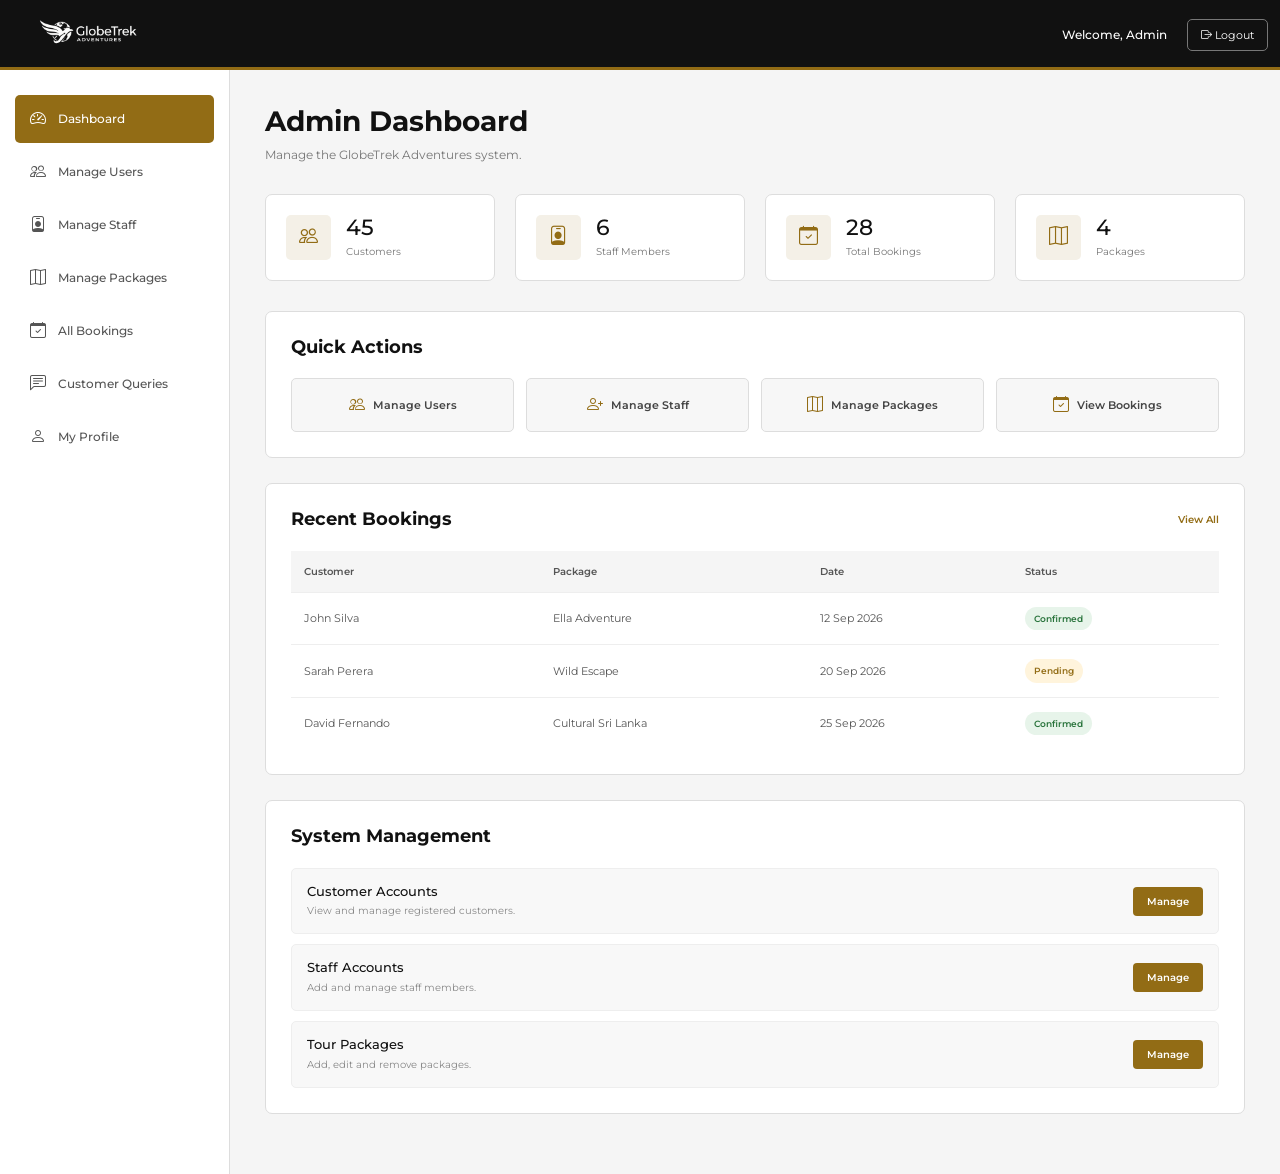
<file: Globetrek travels/admindashboard.html>
<!DOCTYPE html>
<html lang="en">

<head>

    <meta charset="UTF-8">

    <meta name="viewport"
          content="width=device-width, initial-scale=1.0">

    <title>Admin Dashboard | GlobeTrek Adventures</title>


    <!-- Bootstrap - only for responsive layout -->

    <link
        href="https://cdn.jsdelivr.net/npm/bootstrap@5.3.3/dist/css/bootstrap.min.css"
        rel="stylesheet">


    <!-- Bootstrap Icons -->

    <link
        rel="stylesheet"
        href="https://cdn.jsdelivr.net/npm/bootstrap-icons@1.11.3/font/bootstrap-icons.min.css">


    <!-- Google Font -->

    <link
        href="https://fonts.googleapis.com/css2?family=Montserrat:wght@400;500;600;700&display=swap"
        rel="stylesheet">


    <!-- CSS -->

    <link
        rel="stylesheet"
        href="admindashboard.css">

</head>


<body>


<!-- ================= NAVBAR ================= -->

<nav class="dashboard-navbar">

    <div class="container-fluid">

        <div class="navbar-content">


            <a
                href="index.html"
                class="dashboard-logo">

                <img
                    src="logo trans.png"
                    alt="GlobeTrek Adventures">

            </a>


            <div class="user-section">

                <span class="welcome-text">
                    Welcome, Admin
                </span>


                <a
                    href="login.html"
                    class="logout-btn">

                    <i class="bi bi-box-arrow-right"></i>

                    Logout

                </a>

            </div>

        </div>

    </div>

</nav>


<!-- ================= DASHBOARD ================= -->

<div class="dashboard-container">


    <!-- SIDEBAR -->

    <aside class="sidebar">

        <div class="sidebar-menu">


            <a
                href="admin-dashboard.html"
                class="menu-item active">

                <i class="bi bi-speedometer2"></i>

                Dashboard

            </a>


            <a
                href="manage-users.html"
                class="menu-item">

                <i class="bi bi-people"></i>

                Manage Users

            </a>


            <a
                href="manage-staff.html"
                class="menu-item">

                <i class="bi bi-person-badge"></i>

                Manage Staff

            </a>


            <a
                href="manage-packages.html"
                class="menu-item">

                <i class="bi bi-map"></i>

                Manage Packages

            </a>


            <a
                href="all-bookings.html"
                class="menu-item">

                <i class="bi bi-calendar-check"></i>

                All Bookings

            </a>


            <a
                href="all-queries.html"
                class="menu-item">

                <i class="bi bi-chat-left-text"></i>

                Customer Queries

            </a>


            <a
                href="admin-profile.html"
                class="menu-item">

                <i class="bi bi-person"></i>

                My Profile

            </a>

        </div>

    </aside>


    <!-- MAIN CONTENT -->

    <main class="dashboard-main">


        <!-- TITLE -->

        <div class="page-title">

            <h1>Admin Dashboard</h1>

            <p>
                Manage the GlobeTrek Adventures system.
            </p>

        </div>


        <!-- SUMMARY -->

        <div class="summary-row">


            <div class="summary-box">

                <div class="summary-icon">

                    <i class="bi bi-people"></i>

                </div>

                <div>

                    <h3>45</h3>

                    <p>Customers</p>

                </div>

            </div>


            <div class="summary-box">

                <div class="summary-icon">

                    <i class="bi bi-person-badge"></i>

                </div>

                <div>

                    <h3>6</h3>

                    <p>Staff Members</p>

                </div>

            </div>


            <div class="summary-box">

                <div class="summary-icon">

                    <i class="bi bi-calendar-check"></i>

                </div>

                <div>

                    <h3>28</h3>

                    <p>Total Bookings</p>

                </div>

            </div>


            <div class="summary-box">

                <div class="summary-icon">

                    <i class="bi bi-map"></i>

                </div>

                <div>

                    <h3>4</h3>

                    <p>Packages</p>

                </div>

            </div>


        </div>


        <!-- QUICK ACTIONS -->

        <section class="dashboard-section">


            <div class="section-heading">

                <h2>Quick Actions</h2>

            </div>


            <div class="quick-actions">


                <a
                    href="manage-users.html"
                    class="action-button">

                    <i class="bi bi-people"></i>

                    <span>Manage Users</span>

                </a>


                <a
                    href="manage-staff.html"
                    class="action-button">

                    <i class="bi bi-person-plus"></i>

                    <span>Manage Staff</span>

                </a>


                <a
                    href="manage-packages.html"
                    class="action-button">

                    <i class="bi bi-map"></i>

                    <span>Manage Packages</span>

                </a>


                <a
                    href="all-bookings.html"
                    class="action-button">

                    <i class="bi bi-calendar-check"></i>

                    <span>View Bookings</span>

                </a>

            </div>

        </section>


        <!-- RECENT BOOKINGS -->

        <section class="dashboard-section">


            <div class="section-heading">

                <h2>Recent Bookings</h2>

                <a href="all-bookings.html">
                    View All
                </a>

            </div>


            <div class="table-container">


                <table>


                    <thead>

                        <tr>

                            <th>Customer</th>

                            <th>Package</th>

                            <th>Date</th>

                            <th>Status</th>

                        </tr>

                    </thead>


                    <tbody>


                        <tr>

                            <td>
                                John Silva
                            </td>

                            <td>
                                Ella Adventure
                            </td>

                            <td>
                                12 Sep 2026
                            </td>

                            <td>

                                <span
                                    class="status confirmed">

                                    Confirmed

                                </span>

                            </td>

                        </tr>


                        <tr>

                            <td>
                                Sarah Perera
                            </td>

                            <td>
                                Wild Escape
                            </td>

                            <td>
                                20 Sep 2026
                            </td>

                            <td>

                                <span
                                    class="status pending">

                                    Pending

                                </span>

                            </td>

                        </tr>


                        <tr>

                            <td>
                                David Fernando
                            </td>

                            <td>
                                Cultural Sri Lanka
                            </td>

                            <td>
                                25 Sep 2026
                            </td>

                            <td>

                                <span
                                    class="status confirmed">

                                    Confirmed

                                </span>

                            </td>

                        </tr>


                    </tbody>

                </table>

            </div>

        </section>


        <!-- SYSTEM MANAGEMENT -->

        <section class="dashboard-section">


            <div class="section-heading">

                <h2>System Management</h2>

            </div>


            <div class="package-list">


                <div class="simple-package">

                    <div>

                        <h3>
                            Customer Accounts
                        </h3>

                        <p>
                            View and manage registered customers.
                        </p>

                    </div>


                    <a
                        href="manage-users.html"
                        class="small-button">

                        Manage

                    </a>

                </div>


                <div class="simple-package">

                    <div>

                        <h3>
                            Staff Accounts
                        </h3>

                        <p>
                            Add and manage staff members.
                        </p>

                    </div>


                    <a
                        href="manage-staff.html"
                        class="small-button">

                        Manage

                    </a>

                </div>


                <div class="simple-package">

                    <div>

                        <h3>
                            Tour Packages
                        </h3>

                        <p>
                            Add, edit and remove packages.
                        </p>

                    </div>


                    <a
                        href="manage-packages.html"
                        class="small-button">

                        Manage

                    </a>

                </div>


            </div>

        </section>


    </main>

</div>


<!-- Bootstrap JS -->

<script
    src="https://cdn.jsdelivr.net/npm/bootstrap@5.3.3/dist/js/bootstrap.bundle.min.js">
</script>


</body>

</html>
</file>
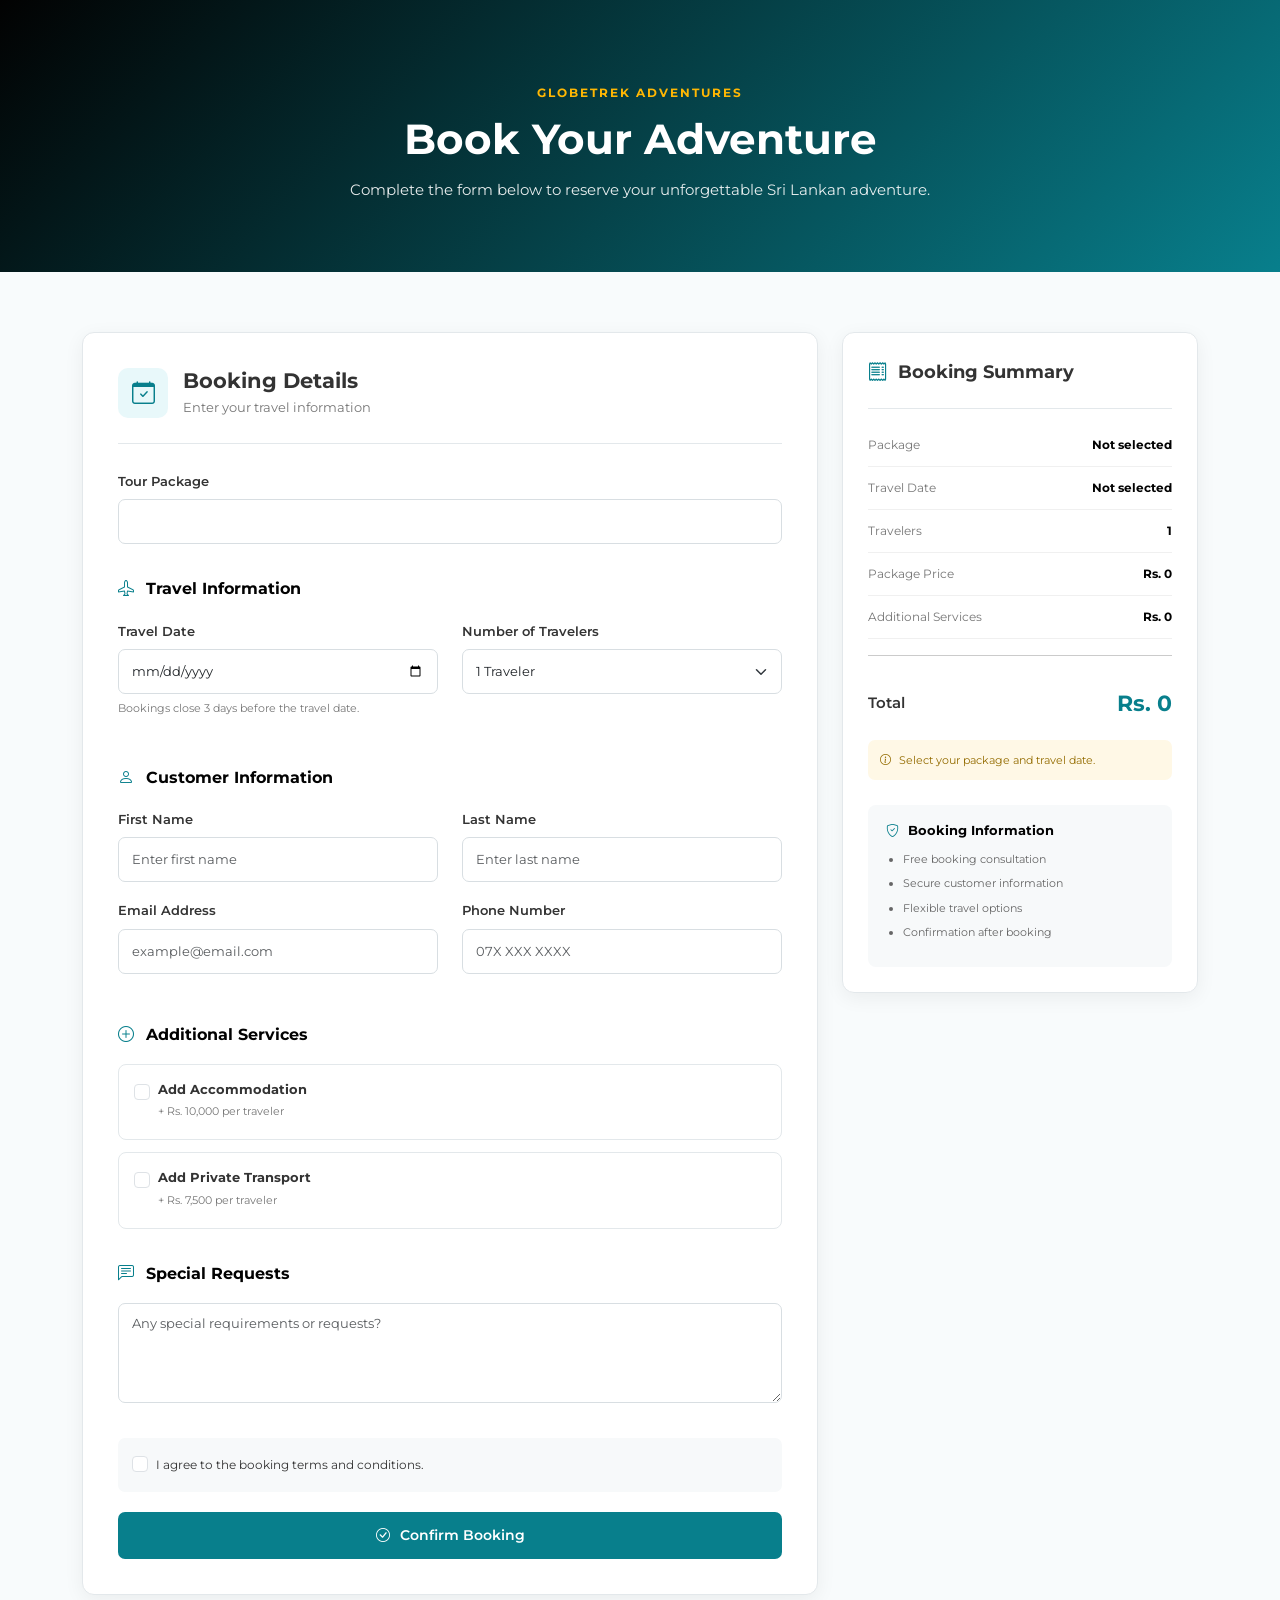
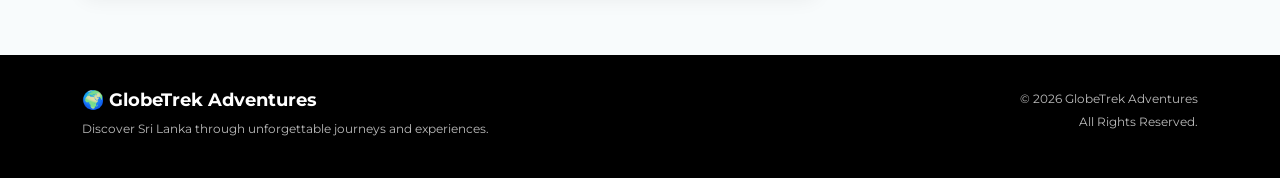
<file: Globetrek travels/booking.html>
<!DOCTYPE html>
<html lang="en">

<head>
    <meta charset="UTF-8">
    <meta name="viewport" content="width=device-width, initial-scale=1.0">

    <title>Book Your Trip | GlobeTrek Adventures</title>

    <!-- Bootstrap 5 -->
    <link
        href="https://cdn.jsdelivr.net/npm/bootstrap@5.3.3/dist/css/bootstrap.min.css"
        rel="stylesheet">

    <!-- Bootstrap Icons -->
    <link
        rel="stylesheet"
        href="https://cdn.jsdelivr.net/npm/bootstrap-icons@1.11.3/font/bootstrap-icons.min.css">

    <!-- Google Font -->
    <link
        href="https://fonts.googleapis.com/css2?family=Montserrat:wght@400;500;600;700&display=swap"
        rel="stylesheet">

    <!-- Custom CSS -->
    <link rel="stylesheet" href="booking.css">
</head>

<body>


    <!-- ================= PAGE HEADER ================= -->

    <section class="booking-header">

        <div class="container">

            <div class="text-center">

                <span class="small-title">
                    GLOBETREK ADVENTURES
                </span>

                <h1>Book Your Adventure</h1>

                <p>
                    Complete the form below to reserve your unforgettable
                    Sri Lankan adventure.
                </p>

            </div>

        </div>

    </section>


    <!-- ================= BOOKING SECTION ================= -->

    <section class="booking-section">

        <div class="container">

            <div class="row g-4">

                <!-- ================= LEFT SIDE ================= -->

                <div class="col-lg-8">

                    <div class="booking-card">

                        <div class="card-heading">

                            <div class="heading-icon">
                                <i class="bi bi-calendar-check"></i>
                            </div>

                            <div>
                                <h3>Booking Details</h3>
                                <p>
                                    Enter your travel information
                                </p>
                            </div>

                        </div>


                        <form id="booking Form" action="booking.php" method="POST">

                            <!-- PACKAGE -->

                            <div class="form-section">

                                <div class="mb-3">

                                    <label for="package" class="form-label">
                                        Tour Package
                                    </label>

                                    <input
                                         type="text"
                                         class="form-control"
                                         id="package"
                                         name="package"
                                          readonly
                                          required>

                                     </div>

                                </div>


                            <!-- TRAVEL INFORMATION -->

                            <div class="form-section">

                                <h5>
                                    <i class="bi bi-airplane"></i>
                                    Travel Information
                                </h5>

                                <div class="row">

                                    <div class="col-md-6 mb-3">

                                        <label
                                            for="travelDate"
                                            class="form-label">
                                            Travel Date
                                        </label>

                                        <input
                                            type="date"
                                            class="form-control"
                                            id="travelDate"
                                            name="travel_date"
                                            required>

                                        <small class="form-help">
                                            Bookings close 3 days before
                                            the travel date.
                                        </small>

                                    </div>


                                    <div class="col-md-6 mb-3">

                                        <label
                                            for="travelers"
                                            class="form-label">

                                            Number of Travelers
                                        </label>

                                        <select
                                            class="form-select"
                                            id="travelers"
                                            name="travelers"
                                            required>

                                            <option value="1">
                                                1 Traveler
                                            </option>

                                            <option value="2">
                                                2 Travelers
                                            </option>

                                            <option value="3">
                                                3 Travelers
                                            </option>

                                            <option value="4">
                                                4 Travelers
                                            </option>

                                            <option value="5">
                                                5 Travelers
                                            </option>

                                            <option value="6">
                                                6 Travelers
                                            </option>

                                            <option value="7">
                                                7 Travelers
                                            </option>

                                            <option value="8">
                                                8 Travelers
                                            </option>

                                            <option value="9">
                                                9 Travelers
                                            </option>

                                            <option value="10">
                                                10 Travelers
                                            </option>

                                        </select>

                                    </div>

                                </div>

                            </div>


                            <!-- CUSTOMER INFORMATION -->

                            <div class="form-section">

                                <h5>
                                    <i class="bi bi-person"></i>
                                    Customer Information
                                </h5>

                                <div class="row">

                                    <div class="col-md-6 mb-3">

                                        <label
                                            for="firstName"
                                            class="form-label">

                                            First Name
                                        </label>

                                        <input
                                            type="text"
                                            class="form-control"
                                            id="firstName"
                                            name="first_name"
                                            placeholder="Enter first name"
                                            required>

                                    </div>


                                    <div class="col-md-6 mb-3">

                                        <label
                                            for="lastName"
                                            class="form-label">

                                            Last Name
                                        </label>

                                        <input
                                            type="text"
                                            class="form-control"
                                            id="lastName"
                                            name="last_name"
                                            placeholder="Enter last name"
                                            required>

                                    </div>


                                    <div class="col-md-6 mb-3">

                                        <label
                                            for="email"
                                            class="form-label">

                                            Email Address
                                        </label>

                                        <input
                                            type="email"
                                            class="form-control"
                                            id="email"
                                            name="email"
                                            placeholder="example@email.com"
                                            required>

                                    </div>


                                    <div class="col-md-6 mb-3">

                                        <label
                                            for="phone"
                                            class="form-label">

                                            Phone Number
                                        </label>

                                        <input
                                            type="tel"
                                            class="form-control"
                                            id="phone"
                                            name="phone"
                                            placeholder="07X XXX XXXX"
                                            required>

                                    </div>

                                </div>

                            </div>


                            <!-- OPTIONS -->

                            <div class="form-section">

                                <h5>
                                    <i class="bi bi-plus-circle"></i>
                                    Additional Services
                                </h5>


                                <div class="option-box">

                                    <div class="form-check">

                                        <input
                                            class="form-check-input"
                                            type="checkbox"
                                            id="accommodation"
                                            name="accommodation"
                                            value="10000">

                                        <label
                                            class="form-check-label"
                                            for="accommodation">

                                            <strong>
                                                Add Accommodation
                                            </strong>

                                            <span>
                                                + Rs. 10,000 per traveler
                                            </span>

                                        </label>

                                    </div>

                                </div>


                                <div class="option-box">

                                    <div class="form-check">

                                        <input
                                            class="form-check-input"
                                            type="checkbox"
                                            id="transport"
                                            name="transport"
                                            value="7500">

                                        <label
                                            class="form-check-label"
                                            for="transport">

                                            <strong>
                                                Add Private Transport
                                            </strong>

                                            <span>
                                                + Rs. 7,500 per traveler
                                            </span>

                                        </label>

                                    </div>

                                </div>

                            </div>


                            <!-- SPECIAL REQUEST -->

                            <div class="form-section">

                                <h5>
                                    <i class="bi bi-chat-left-text"></i>
                                    Special Requests
                                </h5>

                                <textarea
                                    class="form-control"
                                    id="specialRequest"
                                    name="special_request"
                                    rows="4"
                                    placeholder="Any special requirements or requests?"></textarea>

                            </div>


                            <!-- TERMS -->

                            <div class="terms-box">

                                <div class="form-check">

                                    <input
                                        class="form-check-input"
                                        type="checkbox"
                                        id="terms"
                                        required>

                                    <label
                                        class="form-check-label"
                                        for="terms">

                                        I agree to the booking terms and
                                        conditions.

                                    </label>

                                </div>

                            </div>


                            <button
                                type="submit"
                                class="btn confirm-btn">

                                <i class="bi bi-check-circle"></i>
                                Confirm Booking

                            </button>

                        </form>

                    </div>

                </div>


                <!-- ================= RIGHT SIDE ================= -->

                <div class="col-lg-4">

                    <div class="summary-card">

                        <div class="summary-title">

                            <i class="bi bi-receipt"></i>

                            <h3>Booking Summary</h3>

                        </div>


                        <div class="summary-item">

                            <span>Package</span>

                            <strong id="summaryPackage">
                                Not selected
                            </strong>

                        </div>


                        <div class="summary-item">

                            <span>Travel Date</span>

                            <strong id="summaryDate">
                                Not selected
                            </strong>

                        </div>


                        <div class="summary-item">

                            <span>Travelers</span>

                            <strong id="summaryTravelers">
                                1
                            </strong>

                        </div>


                        <div class="summary-item">

                            <span>Package Price</span>

                            <strong id="packagePrice">
                                Rs. 0
                            </strong>

                        </div>


                        <div class="summary-item">

                            <span>Additional Services</span>

                            <strong id="extraPrice">
                                Rs. 0
                            </strong>

                        </div>


                        <hr>


                        <div class="total-row">

                            <span>Total</span>

                            <strong id="totalPrice">
                                Rs. 0
                            </strong>

                        </div>


                        <!-- BOOKING STATUS -->

                        <div
                            id="bookingStatus"
                            class="booking-status">

                            <i class="bi bi-info-circle"></i>

                            Select your package and travel date.

                        </div>


                        <!-- INFO -->

                        <div class="summary-info">

                            <h5>
                                <i class="bi bi-shield-check"></i>
                                Booking Information
                            </h5>

                            <ul>

                                <li>
                                    Free booking consultation
                                </li>

                                <li>
                                    Secure customer information
                                </li>

                                <li>
                                    Flexible travel options
                                </li>

                                <li>
                                    Confirmation after booking
                                </li>

                            </ul>

                        </div>

                    </div>

                </div>

            </div>

        </div>

    </section>


    <!-- ================= SUCCESS MODAL ================= -->

    <div
        class="modal fade"
        id="successModal"
        tabindex="-1">

        <div class="modal-dialog modal-dialog-centered">

            <div class="modal-content success-modal">

                <div class="modal-body text-center">

                    <div class="success-icon">
                        <i class="bi bi-check-lg"></i>
                    </div>

                    <h3>Booking Submitted!</h3>

                    <p>
                        Your booking request has been successfully
                        submitted to GlobeTrek Adventures.
                    </p>

                    <p class="booking-reference">
                        Booking Reference:
                        <strong id="bookingReference"></strong>
                    </p>

                    <button
                        type="button"
                        class="btn confirm-btn"
                        data-bs-dismiss="modal">

                        Done

                    </button>

                </div>

            </div>

        </div>

    </div>


    <!-- ================= FOOTER ================= -->

    <footer class="footer">

        <div class="container">

            <div class="row">

                <div class="col-md-6">

                    <h4>
                        🌍 GlobeTrek Adventures
                    </h4>

                    <p>
                        Discover Sri Lanka through unforgettable
                        journeys and experiences.
                    </p>

                </div>


                <div class="col-md-6 text-md-end">

                    <p>
                        © 2026 GlobeTrek Adventures
                    </p>

                    <p>
                        All Rights Reserved.
                    </p>

                </div>

            </div>

        </div>

    </footer>


    <!-- Bootstrap JS -->

    <script
        src="https://cdn.jsdelivr.net/npm/bootstrap@5.3.3/dist/js/bootstrap.bundle.min.js">
    </script>


    <script>

    // ==========================================
    // GET FORM ELEMENTS
    // ==========================================

    const packageInput =
        document.getElementById("package");

    const travelDate =
        document.getElementById("travelDate");

    const travelers =
        document.getElementById("travelers");

    const accommodation =
        document.getElementById("accommodation");

    const transport =
        document.getElementById("transport");

    const summaryPackage =
        document.getElementById("summaryPackage");

    const summaryDate =
        document.getElementById("summaryDate");

    const summaryTravelers =
        document.getElementById("summaryTravelers");

    const packagePrice =
        document.getElementById("packagePrice");

    const extraPrice =
        document.getElementById("extraPrice");

    const totalPrice =
        document.getElementById("totalPrice");

    const bookingStatus =
        document.getElementById("bookingStatus");


    // ==========================================
    // PACKAGE PRICES
    // ==========================================

    const packagePrices = {

        "Ella Adventure": 45000,

        "Cultural Sri Lanka": 55000,

        "Wild Escape": 60000,

        "Southern Beach Escape": 40000 

    };


    // ==========================================
    // GET PACKAGE FROM URL
    // ==========================================

    const urlParams =
        new URLSearchParams(window.location.search);

    const selectedPackage =
        urlParams.get("package");


    // Automatically put package into textbox

    if (selectedPackage) {

        packageInput.value =
            decodeURIComponent(selectedPackage);

    }


    // ==========================================
    // SET MINIMUM TRAVEL DATE
    // ==========================================

    const today = new Date();

    today.setDate(today.getDate() + 3);

    const minimumDate =
        today.toISOString().split("T")[0];

    travelDate.min = minimumDate;


    // ==========================================
    // UPDATE BOOKING
    // ==========================================

    function updateBooking() {

        // --------------------------------------
        // GET PACKAGE NAME
        // --------------------------------------

        const packageName =
            packageInput.value.trim();


        // --------------------------------------
        // GET PACKAGE PRICE
        // --------------------------------------

        const price =
            packagePrices[packageName] || 0;


        // --------------------------------------
        // GET NUMBER OF TRAVELERS
        // --------------------------------------

        const travelerCount =
            Number(travelers.value) || 1;


        // --------------------------------------
        // ACCOMMODATION
        // --------------------------------------

        const accommodationCost =
            accommodation.checked
                ? Number(accommodation.value) || 0
                : 0;


        // --------------------------------------
        // TRANSPORT
        // --------------------------------------

        const transportCost =
            transport.checked
                ? Number(transport.value) || 0
                : 0;


        // --------------------------------------
        // CALCULATE PACKAGE TOTAL
        // --------------------------------------

        const baseTotal =
            price * travelerCount;


        // --------------------------------------
        // CALCULATE EXTRA TOTAL
        // --------------------------------------

        const extraTotal =
            (accommodationCost + transportCost)
            * travelerCount;


        // --------------------------------------
        // CALCULATE FINAL TOTAL
        // --------------------------------------

        const finalTotal =
            baseTotal + extraTotal;


        // ======================================
        // UPDATE PACKAGE SUMMARY
        // ======================================

        summaryPackage.textContent =
            packageName || "Not selected";


        // ======================================
        // UPDATE TRAVEL DATE
        // ======================================

        if (travelDate.value) {

            const date =
                new Date(
                    travelDate.value + "T00:00:00"
                );

            summaryDate.textContent =
                date.toLocaleDateString(
                    "en-GB",
                    {
                        day: "2-digit",
                        month: "short",
                        year: "numeric"
                    }
                );

        } else {

            summaryDate.textContent =
                "Not selected";

        }


        // ======================================
        // UPDATE TRAVELERS
        // ======================================

        summaryTravelers.textContent =
            travelerCount;


        // ======================================
        // UPDATE PACKAGE PRICE
        // ======================================

        packagePrice.textContent =
            "Rs. " +
            baseTotal.toLocaleString();


        // ======================================
        // UPDATE EXTRA PRICE
        // ======================================

        extraPrice.textContent =
            "Rs. " +
            extraTotal.toLocaleString();


        // ======================================
        // UPDATE TOTAL PRICE
        // ======================================

        totalPrice.textContent =
            "Rs. " +
            finalTotal.toLocaleString();


        // ======================================
        // BOOKING STATUS
        // ======================================

        if (!packageName) {

            bookingStatus.innerHTML =
                '<i class="bi bi-info-circle"></i>' +
                ' Select your package and travel date.';

            bookingStatus.className =
                "booking-status";

            return;
        }


        if (!travelDate.value) {

            bookingStatus.innerHTML =
                '<i class="bi bi-calendar"></i>' +
                ' Please select a travel date.';

            bookingStatus.className =
                "booking-status";

            return;
        }


        bookingStatus.innerHTML =
            '<i class="bi bi-check-circle"></i>' +
            ' Booking is available for this date.';

        bookingStatus.className =
            "booking-status available";

    }


    // ==========================================
    // UPDATE WHEN DATE CHANGES
    // ==========================================

    travelDate.addEventListener(
        "change",
        updateBooking
    );


    // ==========================================
    // UPDATE WHEN TRAVELERS CHANGES
    // ==========================================

    travelers.addEventListener(
        "change",
        updateBooking
    );


    // ==========================================
    // UPDATE WHEN ACCOMMODATION CHANGES
    // ==========================================

    accommodation.addEventListener(
        "change",
        updateBooking
    );


    // ==========================================
    // UPDATE WHEN TRANSPORT CHANGES
    // ==========================================

    transport.addEventListener(
        "change",
        updateBooking
    );


    // ==========================================
    // INITIAL UPDATE
    // ==========================================

    updateBooking();


    
</script>



</body>

</html>
</file>
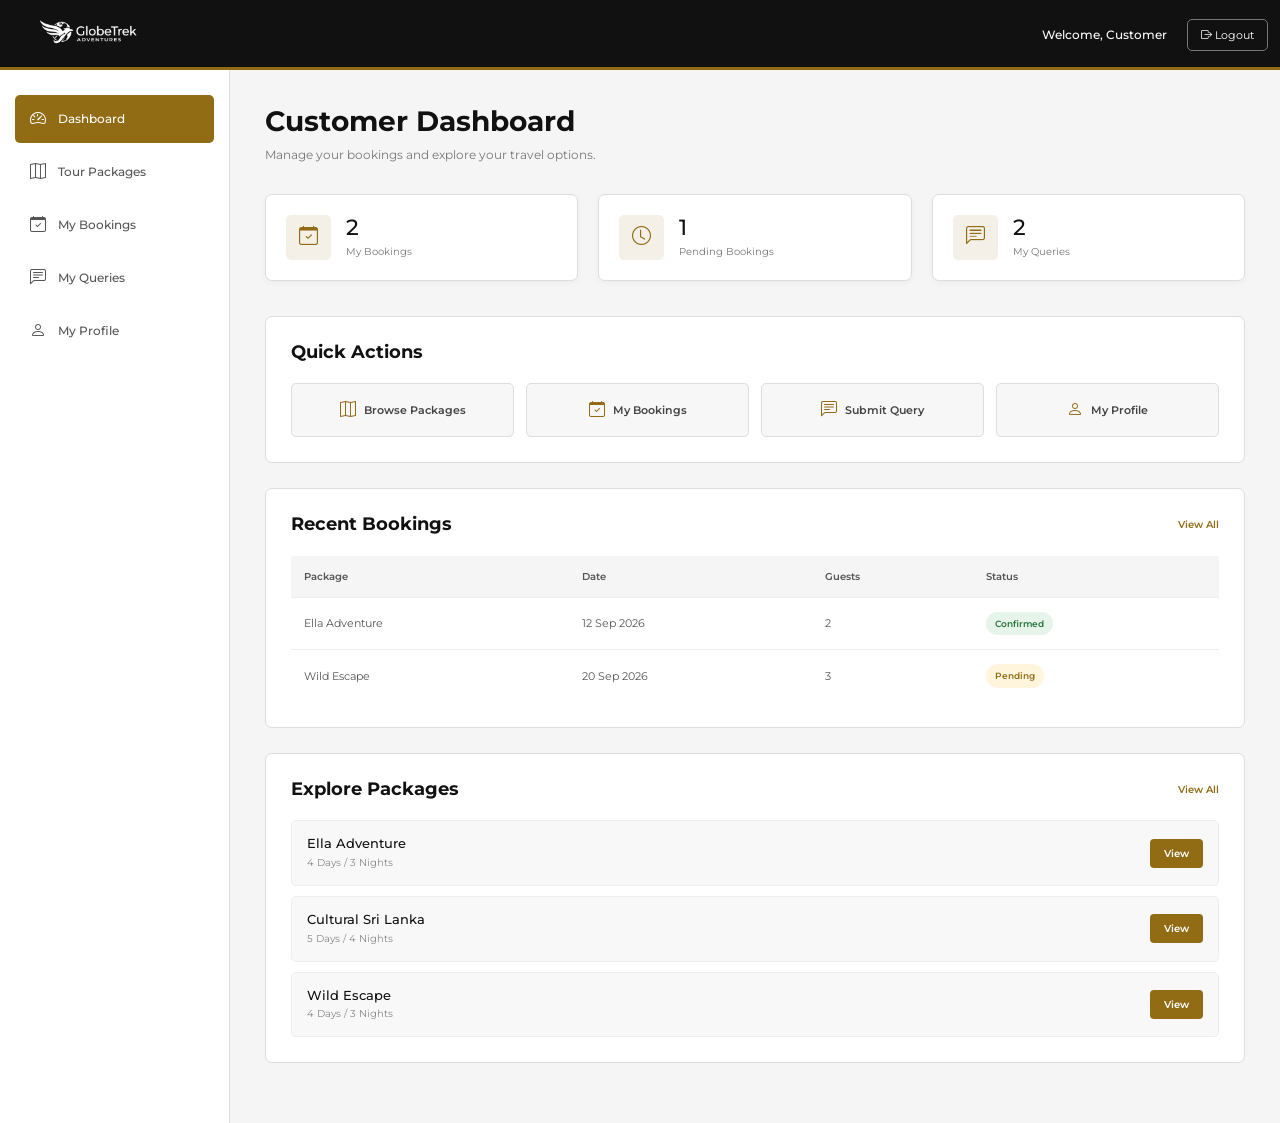
<file: Globetrek travels/customerdashboard.html>
<!DOCTYPE html>
<html lang="en">

<head>
    <meta charset="UTF-8">
    <meta name="viewport" content="width=device-width, initial-scale=1.0">

    <title>Customer Dashboard | GlobeTrek Adventures</title>

    <!-- Bootstrap only for responsive layout -->
    <link
        href="https://cdn.jsdelivr.net/npm/bootstrap@5.3.3/dist/css/bootstrap.min.css"
        rel="stylesheet">

    <!-- Bootstrap Icons -->
    <link
        rel="stylesheet"
        href="https://cdn.jsdelivr.net/npm/bootstrap-icons@1.11.3/font/bootstrap-icons.min.css">

    <!-- Google Font -->
    <link
        href="https://fonts.googleapis.com/css2?family=Montserrat:wght@400;500;600;700&display=swap"
        rel="stylesheet">

    <!-- Custom CSS -->
    <link rel="stylesheet" href="customerdashboard.css">

    
</head>

<body>


<!-- ================= NAVBAR ================= -->

<nav class="dashboard-navbar">

    <div class="container-fluid">

        <div class="navbar-content">

            <a href="index.html" class="dashboard-logo">
                <img src="logo trans.png" alt="GlobeTrek Adventures">
            </a>

            <div class="user-section">

                <span class="welcome-text">
                    Welcome, Customer
                </span>

                <a href="login.html" class="logout-btn">
                    <i class="bi bi-box-arrow-right"></i>
                    Logout
                </a>

            </div>

        </div>

    </div>

</nav>


<!-- ================= DASHBOARD ================= -->

<div class="dashboard-container">


    <!-- SIDEBAR -->

    <aside class="sidebar">

        <div class="sidebar-menu">

            <a href="customer-dashboard.html" class="menu-item active">
                <i class="bi bi-speedometer2"></i>
                Dashboard
            </a>

            <a href="tour-packages.html" class="menu-item">
                <i class="bi bi-map"></i>
                Tour Packages
            </a>

            <a href="my-bookings.html" class="menu-item">
                <i class="bi bi-calendar-check"></i>
                My Bookings
            </a>

            <a href="queries.html" class="menu-item">
                <i class="bi bi-chat-left-text"></i>
                My Queries
            </a>

            <a href="profile.html" class="menu-item">
                <i class="bi bi-person"></i>
                My Profile
            </a>

        </div>

    </aside>


    <!-- MAIN CONTENT -->

    <main class="dashboard-main">


        <!-- PAGE TITLE -->

        <div class="page-title">

            <h1>Customer Dashboard</h1>

            <p>
                Manage your bookings and explore your travel options.
            </p>

        </div>


        <!-- SUMMARY -->

        <div class="summary-row">


            <div class="summary-box">

                <div class="summary-icon">
                    <i class="bi bi-calendar-check"></i>
                </div>

                <div>
                    <h3>2</h3>
                    <p>My Bookings</p>
                </div>

            </div>


            <div class="summary-box">

                <div class="summary-icon">
                    <i class="bi bi-clock"></i>
                </div>

                <div>
                    <h3>1</h3>
                    <p>Pending Bookings</p>
                </div>

            </div>


            <div class="summary-box">

                <div class="summary-icon">
                    <i class="bi bi-chat-left-text"></i>
                </div>

                <div>
                    <h3>2</h3>
                    <p>My Queries</p>
                </div>

            </div>


        </div>


        <!-- QUICK ACTIONS -->

        <section class="dashboard-section">

            <div class="section-heading">

                <h2>Quick Actions</h2>

            </div>


            <div class="quick-actions">

                <a href="tour-packages.html" class="action-button">

                    <i class="bi bi-map"></i>

                    <span>Browse Packages</span>

                </a>


                <a href="my-bookings.html" class="action-button">

                    <i class="bi bi-calendar-check"></i>

                    <span>My Bookings</span>

                </a>


                <a href="queries.html" class="action-button">

                    <i class="bi bi-chat-left-text"></i>

                    <span>Submit Query</span>

                </a>


                <a href="profile.html" class="action-button">

                    <i class="bi bi-person"></i>

                    <span>My Profile</span>

                </a>

            </div>

        </section>


        <!-- RECENT BOOKINGS -->

        <section class="dashboard-section">

            <div class="section-heading">

                <h2>Recent Bookings</h2>

                <a href="my-bookings.html">
                    View All
                </a>

            </div>


            <div class="table-container">

                <table>

                    <thead>

                        <tr>
                            <th>Package</th>
                            <th>Date</th>
                            <th>Guests</th>
                            <th>Status</th>
                        </tr>

                    </thead>


                    <tbody>

                        <tr>

                            <td>Ella Adventure</td>

                            <td>12 Sep 2026</td>

                            <td>2</td>

                            <td>
                                <span class="status confirmed">
                                    Confirmed
                                </span>
                            </td>

                        </tr>


                        <tr>

                            <td>Wild Escape</td>

                            <td>20 Sep 2026</td>

                            <td>3</td>

                            <td>
                                <span class="status pending">
                                    Pending
                                </span>
                            </td>

                        </tr>

                    </tbody>

                </table>

            </div>

        </section>


        <!-- AVAILABLE PACKAGE -->

        <section class="dashboard-section">

            <div class="section-heading">

                <h2>Explore Packages</h2>

                <a href="tour-packages.html">
                    View All
                </a>

            </div>


            <div class="package-list">


                <div class="simple-package">

                    <div>

                        <h3>Ella Adventure</h3>

                        <p>
                            4 Days / 3 Nights
                        </p>

                    </div>

                    <a
                        href="package-details.html?package=ella"
                        class="small-button">

                        View

                    </a>

                </div>


                <div class="simple-package">

                    <div>

                        <h3>Cultural Sri Lanka</h3>

                        <p>
                            5 Days / 4 Nights
                        </p>

                    </div>

                    <a
                        href="package-details.html?package=cultural"
                        class="small-button">

                        View

                    </a>

                </div>


                <div class="simple-package">

                    <div>

                        <h3>Wild Escape</h3>

                        <p>
                            4 Days / 3 Nights
                        </p>

                    </div>

                    <a
                        href="package-details.html?package=wild"
                        class="small-button">

                        View

                    </a>

                </div>


            </div>

        </section>


    </main>

</div>


<!-- Bootstrap JS -->

<script
    src="https://cdn.jsdelivr.net/npm/bootstrap@5.3.3/dist/js/bootstrap.bundle.min.js">
</script>

</body>

</html>
</file>
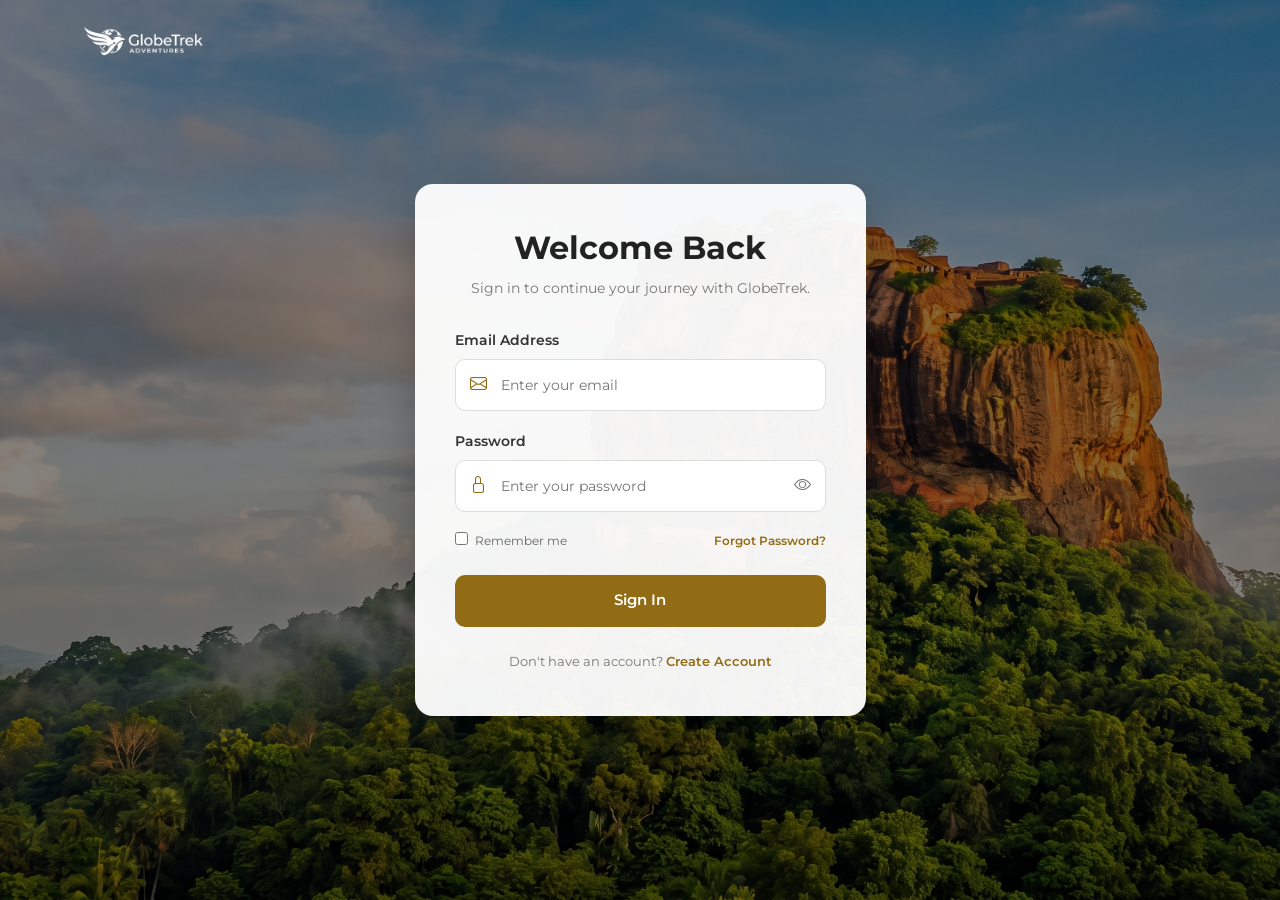
<file: Globetrek travels/login.html>
<!DOCTYPE html>
<html lang="en">
<head>
    <meta charset="UTF-8">
    <meta name="viewport" content="width=device-width, initial-scale=1.0">

    <title>Login | GlobeTrek Adventures</title>

    <!-- Bootstrap -->
    <link
        href="https://cdn.jsdelivr.net/npm/bootstrap@5.3.3/dist/css/bootstrap.min.css"
        rel="stylesheet">

    <!-- Bootstrap Icons -->
    <link
        rel="stylesheet"
        href="https://cdn.jsdelivr.net/npm/bootstrap-icons@1.11.3/font/bootstrap-icons.min.css">

    <!-- Google Font -->
    <link
        href="https://fonts.googleapis.com/css2?family=Montserrat:wght@400;500;600;700&display=swap"
        rel="stylesheet">

    <!-- Custom CSS -->
    <link rel="stylesheet" href="login.css">
</head>

<body>

    <!-- Header -->
    <header class="login-header">
        <a href="index.html" class="globetrek-logo">
            <img src="logo trans.png" alt="GlobeTrek Adventures">
        </a>
    </header>


    <!-- Login Section -->
    <section class="auth-section">

        <div class="auth-overlay"></div>

        <div class="container">
            <div class="row justify-content-center align-items-center min-vh-100">

                <div class="col-lg-5 col-md-7 col-sm-10">

                    <div class="auth-card">

                        <div class="auth-title">
                            <h1>Welcome Back</h1>
                            <p>Sign in to continue your journey with GlobeTrek.</p>
                        </div>

                    
                        <form action="login.php" method="POST">

                            <!-- Email -->
                            <div class="form-group">
                                <label for="email">Email Address</label>

                                <div class="input-box">
                                    <i class="bi bi-envelope"></i>

                                    <input
                                        type="email"
                                        id="email"
                                        name="email"
                                        placeholder="Enter your email"
                                        required>
                                </div>
                            </div>


                            <!-- Password -->
                            <div class="form-group">
                                <label for="password">Password</label>

                                <div class="input-box">
                                    <i class="bi bi-lock"></i>

                                    <input
                                        type="password"
                                        id="password"
                                        name="password"
                                        placeholder="Enter your password"
                                        required>

                                    <i class="bi bi-eye password-toggle"
                                       onclick="togglePassword()"></i>
                                </div>
                            </div>


                            <!-- Remember / Forgot -->
                            <div class="login-options">

                                <div>
                                    <input type="checkbox" id="remember">
                                    <label for="remember">Remember me</label>
                                </div>

                                <a href="#">Forgot Password?</a>

                            </div>


                            <!-- Login Button -->
                            <button type="submit" class="auth-btn">
                                Sign In
                            </button>


                            <!-- Register -->
                            <div class="auth-footer">
                                <p>
                                    Don't have an account?
                                    <a href="register.html">Create Account</a>
                                </p>
                            </div>

                        </form>

                    </div>

                </div>

            </div>
        </div>

    </section>


    <script>
        function togglePassword() {

            const password = document.getElementById("password");

            if (password.type === "password") {
                password.type = "text";
            } else {
                password.type = "password";
            }
        }
    </script>

</body>
</html>
</file>
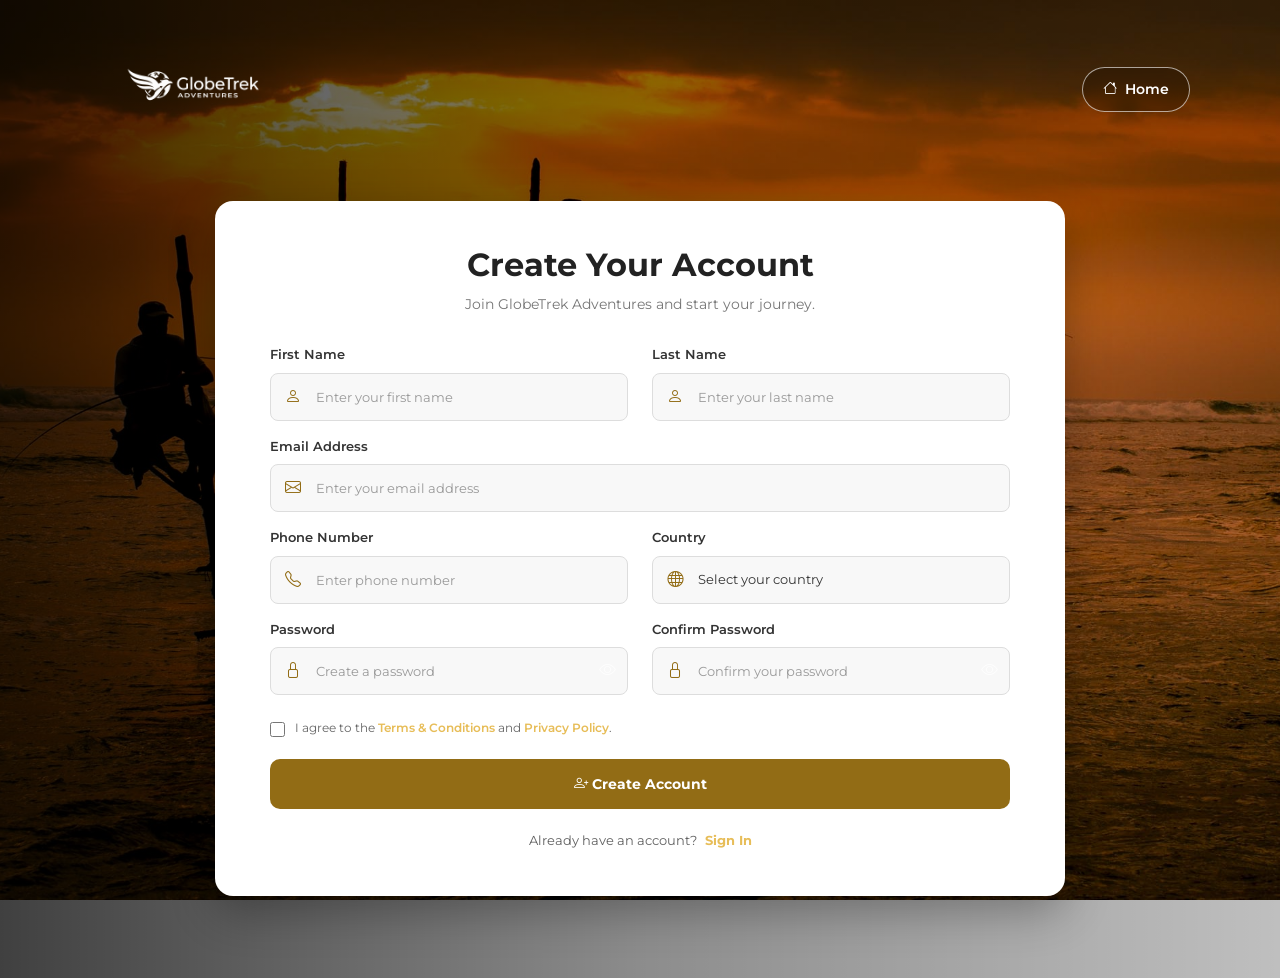
<file: Globetrek travels/register.html>
<!DOCTYPE html>
<html lang="en">

<head>
    <meta charset="UTF-8">
    <meta name="viewport" content="width=device-width, initial-scale=1.0">

    <title>Register | GlobeTrek Adventures</title>

    <!-- Bootstrap CSS -->
    <link
        href="https://cdn.jsdelivr.net/npm/bootstrap@5.3.3/dist/css/bootstrap.min.css"
        rel="stylesheet">

    <!-- Bootstrap Icons -->
    <link
        rel="stylesheet"
        href="https://cdn.jsdelivr.net/npm/bootstrap-icons@1.11.3/font/bootstrap-icons.min.css">

    <!-- Google Font -->
    <link
        href="https://fonts.googleapis.com/css2?family=Montserrat:wght@400;500;600;700;800&display=swap"
        rel="stylesheet">

    <!-- Custom CSS -->
    <link rel="stylesheet" href="register.css">
</head>

<body>

    <!-- Background -->
    <div class="register-page">

        <!-- Dark Overlay -->
        <div class="background-overlay"></div>

        <!-- Header -->
        <header class="register-header">

            <a href="index.html" class="logo">
                <img src="logo trans.png" alt="GlobeTrek Adventures">
            </a>

            <a href="index.html" class="home-btn">
                <i class="bi bi-house"></i>
                Home
            </a>

        </header>


        <!-- Registration Section -->
        <main class="register-container">

            <div class="register-card">

                <!-- Heading -->
                <div class="register-heading">

                    <h1>Create Your Account</h1>

                    <p>
                        Join GlobeTrek Adventures and start your journey.
                    </p>

                </div>


                <!-- Registration Form -->
                 <form id="registerForm" action="registration.php" method="POST">
                    <!-- Name -->
                    <div class="row">

                        <div class="col-md-6 mb-3">

                            <label for="firstName">
                                First Name
                            </label>

                            <div class="input-box">
                                <i class="bi bi-person"></i>

                                <input
                                    type="text"
                                    id="firstName"
                                    name="firstName"
                                    placeholder="Enter your first name"
                                    required>
                            </div>

                        </div>


                        <div class="col-md-6 mb-3">

                            <label for="lastName">
                                Last Name
                            </label>

                            <div class="input-box">
                                <i class="bi bi-person"></i>

                                <input
                                    type="text"
                                    id="lastName"
                                    name="lastName"
                                    placeholder="Enter your last name"
                                    required>
                            </div>

                        </div>

                    </div>


                    <!-- Email -->
                    <div class="mb-3">

                        <label for="email">
                            Email Address
                        </label>

                        <div class="input-box">

                            <i class="bi bi-envelope"></i>

                            <input
                                type="email"
                                id="email"
                                name="email"
                                placeholder="Enter your email address"
                                required>

                        </div>

                    </div>


                    <!-- Phone + Country -->
                    <div class="row">

                        <div class="col-md-6 mb-3">

                            <label for="phone">
                                Phone Number
                            </label>

                            <div class="input-box">

                                <i class="bi bi-telephone"></i>

                                <input
                                    type="tel"
                                    id="phone"
                                    name="phone"
                                    placeholder="Enter phone number"
                                    required>

                            </div>

                        </div>


                        <div class="col-md-6 mb-3">

                            <label for="country">
                                Country
                            </label>

                            <div class="input-box">

                                <i class="bi bi-globe"></i>

                                <select
                                    id="country"
                                    name="country"
                                    required>

                                    <option value="" selected disabled>
                                        Select your country
                                    </option>

                                    <option value="Sri Lanka">
                                        Sri Lanka
                                    </option>

                                    <option value="India">
                                        India
                                    </option>

                                    <option value="United Kingdom">
                                        United Kingdom
                                    </option>

                                    <option value="United States">
                                        United States
                                    </option>

                                    <option value="Australia">
                                        Australia
                                    </option>

                                    <option value="Canada">
                                        Canada
                                    </option>

                                    <option value="Germany">
                                        Germany
                                    </option>

                                    <option value="France">
                                        France
                                    </option>

                                    <option value="Japan">
                                        Japan
                                    </option>

                                    <option value="Other">
                                        Other
                                    </option>

                                </select>

                            </div>

                        </div>

                    </div>


                    <!-- Password -->
                    <div class="row">

                        <div class="col-md-6 mb-3">

                            <label for="password">
                                Password
                            </label>

                            <div class="input-box">

                                <i class="bi bi-lock"></i>

                                <input
                                    type="password"
                                    id="password"
                                    name="password"
                                    placeholder="Create a password"
                                    required>

                                <button
                                    type="button"
                                    class="password-toggle"
                                    onclick="togglePassword('password', this)">

                                    <i class="bi bi-eye"></i>

                                </button>

                            </div>

                        </div>


                        <div class="col-md-6 mb-3">

                            <label for="confirmPassword">
                                Confirm Password
                            </label>

                            <div class="input-box">

                                <i class="bi bi-lock"></i>

                                <input
                                    type="password"
                                    id="confirmPassword"
                                    name="confirmPassword"
                                    placeholder="Confirm your password"
                                    required>

                                <button
                                    type="button"
                                    class="password-toggle"
                                    onclick="togglePassword('confirmPassword', this)">

                                    <i class="bi bi-eye"></i>

                                </button>

                            </div>

                        </div>

                    </div>


                    <!-- Terms -->
                    <div class="terms">

                        <input
                            type="checkbox"
                            id="terms"
                            required>

                        <label for="terms">
                            I agree to the
                            <a href="#">Terms & Conditions</a>
                            and
                            <a href="#">Privacy Policy</a>.
                        </label>

                    </div>


                    <!-- Register Button -->
                    <button
                        type="submit"
                        class="register-btn">

                        <i class="bi bi-person-plus"></i>

                        Create Account

                    </button>


                    <!-- Login -->
                    <div class="login-link">

                        Already have an account?

                        <a href="login.html">
                            Sign In
                        </a>

                    </div>

                </form>

            </div>

        </main>

    </div>


  

</body>

</html>
</file>
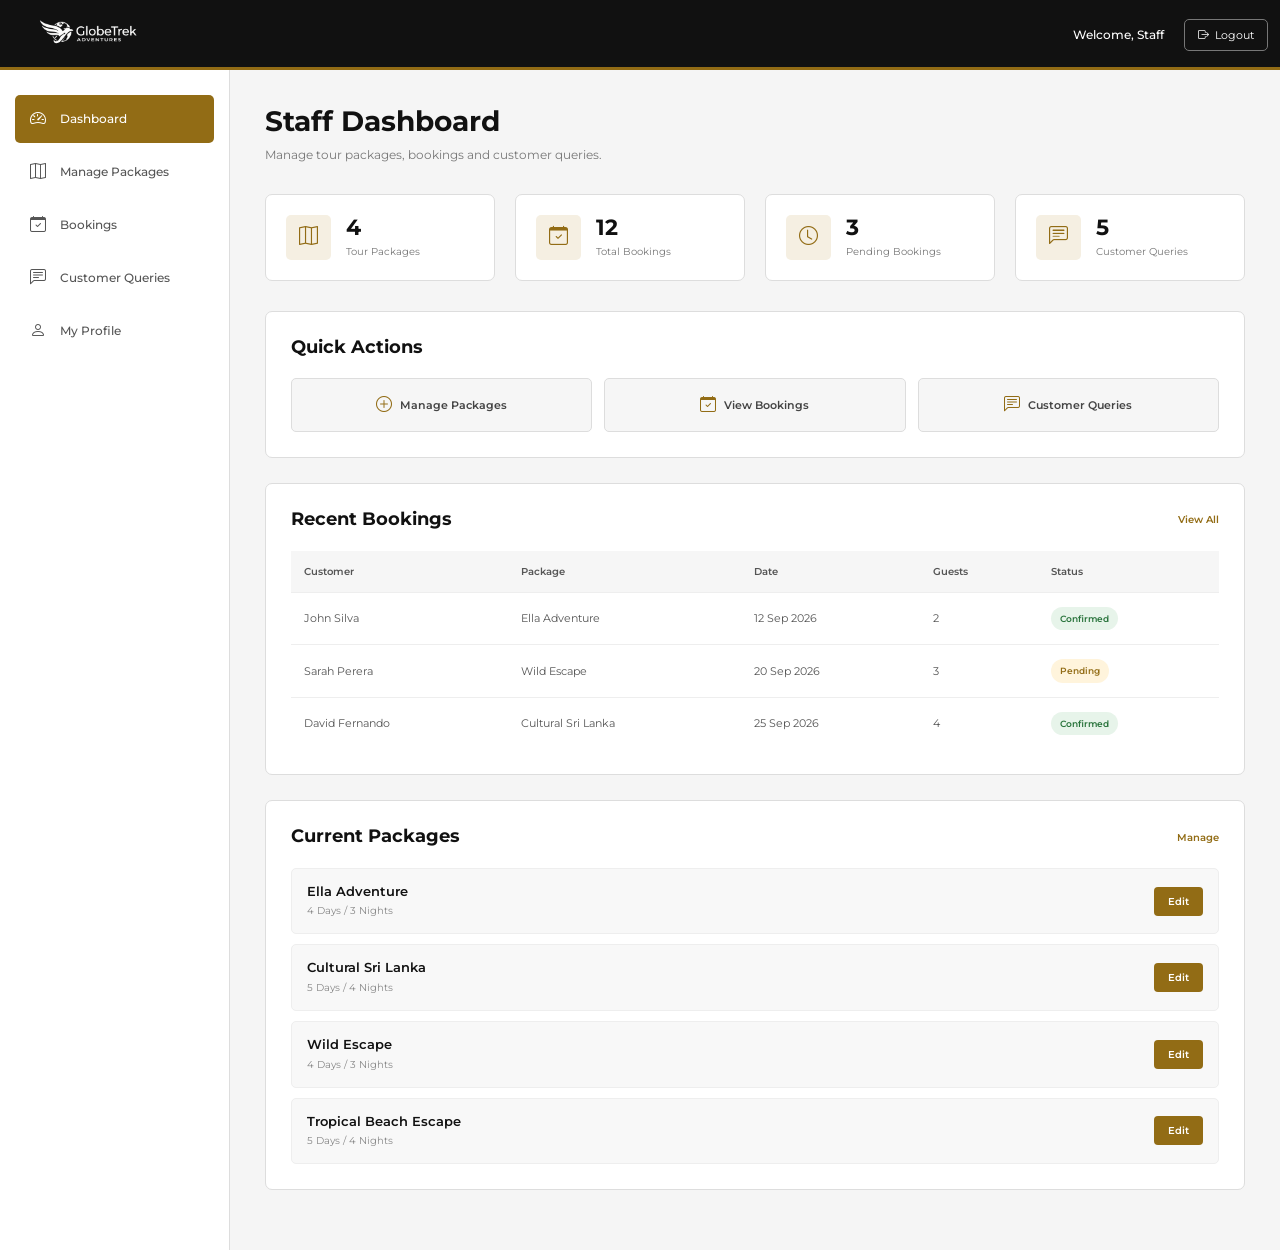
<file: Globetrek travels/staffdashboard.html>
<!DOCTYPE html>
<html lang="en">

<head>
    <meta charset="UTF-8">
    <meta name="viewport" content="width=device-width, initial-scale=1.0">

    <title>Staff Dashboard | GlobeTrek Adventures</title>

    <!-- Bootstrap only for responsive layout -->
    <link
        href="https://cdn.jsdelivr.net/npm/bootstrap@5.3.3/dist/css/bootstrap.min.css"
        rel="stylesheet">

    <!-- Bootstrap Icons -->
    <link
        rel="stylesheet"
        href="https://cdn.jsdelivr.net/npm/bootstrap-icons@1.11.3/font/bootstrap-icons.min.css">

    <!-- Google Font -->
    <link
        href="https://fonts.googleapis.com/css2?family=Montserrat:wght@400;500;600;700&display=swap"
        rel="stylesheet">

    <!-- Custom CSS -->
    <link rel="stylesheet" href="staffdashboard.css">
</head>

<body>


<!-- ================= NAVBAR ================= -->

<nav class="dashboard-navbar">

    <div class="container-fluid">

        <div class="navbar-content">

            <!-- Logo -->

            <a href="index.html" class="dashboard-logo">

                <img
                    src="logo trans.png"
                    alt="GlobeTrek Adventures">

            </a>


            <!-- Staff -->

            <div class="user-section">

                <span class="welcome-text">
                    Welcome, Staff
                </span>

                <a
                    href="login.html"
                    class="logout-btn">

                    <i class="bi bi-box-arrow-right"></i>

                    Logout

                </a>

            </div>

        </div>

    </div>

</nav>


<!-- ================= DASHBOARD ================= -->

<div class="dashboard-container">


    <!-- ================= SIDEBAR ================= -->

    <aside class="sidebar">

        <div class="sidebar-menu">


            <!-- Dashboard -->

            <a
                href="staff-dashboard.html"
                class="menu-item active">

                <i class="bi bi-speedometer2"></i>

                Dashboard

            </a>


            <!-- Packages -->

            <a
                href="manage-packages.html"
                class="menu-item">

                <i class="bi bi-map"></i>

                Manage Packages

            </a>


            <!-- Bookings -->

            <a
                href="staff-bookings.html"
                class="menu-item">

                <i class="bi bi-calendar-check"></i>

                Bookings

            </a>


            <!-- Queries -->

            <a
                href="staff-queries.html"
                class="menu-item">

                <i class="bi bi-chat-left-text"></i>

                Customer Queries

            </a>


            <!-- Profile -->

            <a
                href="staff-profile.html"
                class="menu-item">

                <i class="bi bi-person"></i>

                My Profile

            </a>

        </div>

    </aside>


    <!-- ================= MAIN CONTENT ================= -->

    <main class="dashboard-main">


        <!-- Page Title -->

        <div class="page-title">

            <h1>Staff Dashboard</h1>

            <p>
                Manage tour packages, bookings and customer queries.
            </p>

        </div>


        <!-- ================= SUMMARY ================= -->

        <div class="summary-row">


            <!-- Packages -->

            <div class="summary-box">

                <div class="summary-icon">

                    <i class="bi bi-map"></i>

                </div>

                <div>

                    <h3>4</h3>

                    <p>Tour Packages</p>

                </div>

            </div>


            <!-- Bookings -->

            <div class="summary-box">

                <div class="summary-icon">

                    <i class="bi bi-calendar-check"></i>

                </div>

                <div>

                    <h3>12</h3>

                    <p>Total Bookings</p>

                </div>

            </div>


            <!-- Pending -->

            <div class="summary-box">

                <div class="summary-icon">

                    <i class="bi bi-clock"></i>

                </div>

                <div>

                    <h3>3</h3>

                    <p>Pending Bookings</p>

                </div>

            </div>


            <!-- Queries -->

            <div class="summary-box">

                <div class="summary-icon">

                    <i class="bi bi-chat-left-text"></i>

                </div>

                <div>

                    <h3>5</h3>

                    <p>Customer Queries</p>

                </div>

            </div>

        </div>


        <!-- ================= QUICK ACTIONS ================= -->

        <section class="dashboard-section">


            <div class="section-heading">

                <h2>Quick Actions</h2>

            </div>


            <div class="quick-actions">


                <a
                    href="manage-packages.html"
                    class="action-button">

                    <i class="bi bi-plus-circle"></i>

                    <span>
                        Manage Packages
                    </span>

                </a>


                <a
                    href="staff-bookings.html"
                    class="action-button">

                    <i class="bi bi-calendar-check"></i>

                    <span>
                        View Bookings
                    </span>

                </a>


                <a
                    href="staff-queries.html"
                    class="action-button">

                    <i class="bi bi-chat-left-text"></i>

                    <span>
                        Customer Queries
                    </span>

                </a>

            </div>

        </section>


        <!-- ================= RECENT BOOKINGS ================= -->

        <section class="dashboard-section">


            <div class="section-heading">

                <h2>Recent Bookings</h2>

                <a href="staff-bookings.html">
                    View All
                </a>

            </div>


            <div class="table-container">

                <table>

                    <thead>

                        <tr>

                            <th>Customer</th>

                            <th>Package</th>

                            <th>Date</th>

                            <th>Guests</th>

                            <th>Status</th>

                        </tr>

                    </thead>


                    <tbody>


                        <tr>

                            <td>
                                John Silva
                            </td>

                            <td>
                                Ella Adventure
                            </td>

                            <td>
                                12 Sep 2026
                            </td>

                            <td>
                                2
                            </td>

                            <td>

                                <span
                                    class="status confirmed">

                                    Confirmed

                                </span>

                            </td>

                        </tr>


                        <tr>

                            <td>
                                Sarah Perera
                            </td>

                            <td>
                                Wild Escape
                            </td>

                            <td>
                                20 Sep 2026
                            </td>

                            <td>
                                3
                            </td>

                            <td>

                                <span
                                    class="status pending">

                                    Pending

                                </span>

                            </td>

                        </tr>


                        <tr>

                            <td>
                                David Fernando
                            </td>

                            <td>
                                Cultural Sri Lanka
                            </td>

                            <td>
                                25 Sep 2026
                            </td>

                            <td>
                                4
                            </td>

                            <td>

                                <span
                                    class="status confirmed">

                                    Confirmed

                                </span>

                            </td>

                        </tr>


                    </tbody>

                </table>

            </div>

        </section>


        <!-- ================= PACKAGES ================= -->

        <section class="dashboard-section">


            <div class="section-heading">

                <h2>Current Packages</h2>

                <a href="manage-packages.html">
                    Manage
                </a>

            </div>


            <div class="package-list">


                <!-- Ella -->

                <div class="simple-package">

                    <div>

                        <h3>
                            Ella Adventure
                        </h3>

                        <p>
                            4 Days / 3 Nights
                        </p>

                    </div>


                    <a
                        href="edit-package.html?package=ella"
                        class="small-button">

                        Edit

                    </a>

                </div>


                <!-- Cultural -->

                <div class="simple-package">

                    <div>

                        <h3>
                            Cultural Sri Lanka
                        </h3>

                        <p>
                            5 Days / 4 Nights
                        </p>

                    </div>


                    <a
                        href="edit-package.html?package=cultural"
                        class="small-button">

                        Edit

                    </a>

                </div>


                <!-- Wild -->

                <div class="simple-package">

                    <div>

                        <h3>
                            Wild Escape
                        </h3>

                        <p>
                            4 Days / 3 Nights
                        </p>

                    </div>


                    <a
                        href="edit-package.html?package=wild"
                        class="small-button">

                        Edit

                    </a>

                </div>


                <!-- Beach -->

                <div class="simple-package">

                    <div>

                        <h3>
                            Tropical Beach Escape
                        </h3>

                        <p>
                            5 Days / 4 Nights
                        </p>

                    </div>


                    <a
                        href="edit-package.html?package=beach"
                        class="small-button">

                        Edit

                    </a>

                </div>


            </div>

        </section>


    </main>

</div>


<!-- Bootstrap JS -->

<script
    src="https://cdn.jsdelivr.net/npm/bootstrap@5.3.3/dist/js/bootstrap.bundle.min.js">
</script>

</body>

</html>
</file>
<file: Globetrek travels/admindashboard.css>
:root {
    --gold: #926C15;
    --dark: #111111;
    --text: #333333;
    --light: #f6f6f6;
    --border: #dddddd;
    --white: #ffffff;
}


/* =========================================
   GENERAL
   ========================================= */

* {
    margin: 0;
    padding: 0;
    box-sizing: border-box;
}

body {
    font-family: "Montserrat", sans-serif;
    background-color: #f5f5f5;
    color: var(--text);
}

a {
    text-decoration: none;
}


/* =========================================
   TOP NAVBAR
   ========================================= */

.dashboard-navbar {
    height: 70px;
    background-color: var(--dark);
    border-bottom: 3px solid var(--gold);
}

.navbar-content {
    height: 70px;

    display: flex;
    align-items: center;
    justify-content: space-between;
}

.dashboard-logo img {
    width: 155px;
    height: auto;
}

.user-section {
    display: flex;
    align-items: center;
    gap: 20px;
}

.welcome-text {
    color: #ffffff;
    font-size: 12px;
    font-weight: 500;
}

.logout-btn {
    color: #ffffff;

    border: 1px solid #777777;
    border-radius: 5px;

    padding: 7px 13px;

    font-size: 11px;

    transition: 0.3s;
}

.logout-btn:hover {
    background-color: var(--gold);
    border-color: var(--gold);
    color: #ffffff;
}


/* =========================================
   MAIN DASHBOARD LAYOUT
   ========================================= */

.dashboard-container {
    display: flex;

    min-height: calc(100vh - 70px);
}


/* =========================================
   SIDEBAR
   ========================================= */

.sidebar {
    width: 230px;

    flex-shrink: 0;

    background-color: #ffffff;

    border-right: 1px solid var(--border);
}

.sidebar-menu {
    padding: 25px 15px;
}

.menu-item {
    display: flex;

    align-items: center;

    gap: 12px;

    color: #555555;

    padding: 12px 15px;

    margin-bottom: 5px;

    border-radius: 5px;

    font-size: 12px;

    font-weight: 500;

    transition: 0.3s;
}

.menu-item i {
    font-size: 16px;
}

.menu-item:hover {
    background-color: #f4f0e7;

    color: var(--gold);
}

.menu-item.active {
    background-color: var(--gold);

    color: #ffffff;
}


/* =========================================
   MAIN CONTENT
   ========================================= */

.dashboard-main {
    flex: 1;

    padding: 35px;
}

.page-title {
    margin-bottom: 30px;
}

.page-title h1 {
    color: var(--dark);

    font-size: 28px;

    font-weight: 700;

    margin-bottom: 7px;
}

.page-title p {
    color: #777777;

    font-size: 12px;

    margin: 0;
}


/* =========================================
   SUMMARY BOXES
   ========================================= */

.summary-row {
    display: flex;

    gap: 20px;

    margin-bottom: 30px;
}

.summary-box {
    flex: 1;

    display: flex;

    align-items: center;

    gap: 15px;

    background-color: #ffffff;

    border: 1px solid var(--border);

    border-radius: 7px;

    padding: 20px;
}

.summary-icon {
    width: 45px;
    height: 45px;

    display: flex;

    align-items: center;
    justify-content: center;

    background-color: #f4f0e7;

    color: var(--gold);

    border-radius: 5px;

    font-size: 19px;
}

.summary-box h3 {
    color: var(--dark);

    font-size: 22px;

    margin-bottom: 3px;
}

.summary-box p {
    color: #777777;

    font-size: 10px;

    margin: 0;
}


/* =========================================
   DASHBOARD SECTIONS
   ========================================= */

.dashboard-section {
    background-color: #ffffff;

    border: 1px solid var(--border);

    border-radius: 7px;

    padding: 25px;

    margin-bottom: 25px;
}

.section-heading {
    display: flex;

    align-items: center;

    justify-content: space-between;

    margin-bottom: 20px;
}

.section-heading h2 {
    color: var(--dark);

    font-size: 18px;

    font-weight: 700;

    margin: 0;
}

.section-heading a {
    color: var(--gold);

    font-size: 10px;

    font-weight: 600;
}

.section-heading a:hover {
    text-decoration: underline;
}


/* =========================================
   QUICK ACTION BUTTONS
   ========================================= */

.quick-actions {
    display: flex;

    flex-wrap: wrap;

    gap: 12px;
}

.action-button {
    flex: 1;

    min-width: 160px;

    display: flex;

    align-items: center;

    justify-content: center;

    gap: 8px;

    padding: 14px;

    background-color: #f7f7f7;

    border: 1px solid var(--border);

    border-radius: 5px;

    color: #444444;

    font-size: 11px;

    font-weight: 600;

    transition: 0.3s;
}

.action-button i {
    color: var(--gold);

    font-size: 16px;
}

.action-button:hover {
    background-color: var(--gold);

    border-color: var(--gold);

    color: #ffffff;
}

.action-button:hover i {
    color: #ffffff;
}


/* =========================================
   TABLE
   ========================================= */

.table-container {
    overflow-x: auto;
}

table {
    width: 100%;

    border-collapse: collapse;
}

th {
    background-color: #f5f5f5;

    color: #555555;

    font-size: 10px;

    font-weight: 600;

    padding: 13px;

    text-align: left;
}

td {
    color: #555555;

    font-size: 11px;

    padding: 14px 13px;

    border-top: 1px solid #eeeeee;
}


/* =========================================
   BOOKING STATUS
   ========================================= */

.status {
    display: inline-block;

    padding: 5px 9px;

    border-radius: 12px;

    font-size: 9px;

    font-weight: 600;
}

.status.confirmed {
    background-color: #e7f4ea;

    color: #28733b;
}

.status.pending {
    background-color: #fff4dc;

    color: var(--gold);
}

.status.cancelled {
    background-color: #f8e5e5;

    color: #a33a3a;
}


/* =========================================
   SIMPLE LIST
   ========================================= */

.package-list {
    display: flex;

    flex-direction: column;

    gap: 10px;
}

.simple-package {
    display: flex;

    align-items: center;

    justify-content: space-between;

    padding: 15px;

    background-color: #f8f8f8;

    border: 1px solid #eeeeee;

    border-radius: 5px;
}

.simple-package h3 {
    color: var(--dark);

    font-size: 13px;

    margin-bottom: 4px;
}

.simple-package p {
    color: #888888;

    font-size: 10px;

    margin: 0;
}


/* =========================================
   MANAGE BUTTON
   ========================================= */

.small-button {
    background-color: var(--gold);

    color: #ffffff;

    padding: 7px 14px;

    border-radius: 4px;

    font-size: 10px;

    font-weight: 600;
}

.small-button:hover {
    background-color: #6f510f;

    color: #ffffff;
}


/* =========================================
   TABLET
   ========================================= */

@media (max-width: 991px) {

    .sidebar {
        width: 190px;
    }

    .dashboard-main {
        padding: 25px;
    }

    .summary-row {
        flex-wrap: wrap;
    }

    .summary-box {
        min-width: 200px;
    }
}


/* =========================================
   MOBILE
   ========================================= */

@media (max-width: 767px) {

    .dashboard-navbar {
        height: auto;
    }

    .navbar-content {
        height: auto;

        padding: 12px 0;

        flex-direction: column;

        gap: 10px;
    }

    .dashboard-container {
        display: block;
    }

    .sidebar {
        width: 100%;

        border-right: none;

        border-bottom: 1px solid var(--border);
    }

    .sidebar-menu {
        display: flex;

        overflow-x: auto;

        padding: 10px;
    }

    .menu-item {
        flex-shrink: 0;

        margin-bottom: 0;
    }

    .dashboard-main {
        padding: 20px 15px;
    }

    .page-title h1 {
        font-size: 23px;
    }

    .summary-row {
        flex-direction: column;

        gap: 10px;
    }

    .summary-box {
        width: 100%;
    }

    .quick-actions {
        flex-direction: column;
    }

    .action-button {
        width: 100%;
    }

    .dashboard-section {
        padding: 18px;
    }
}
</file>
<file: Globetrek travels/booking.css>
/* =========================================
   GLOBETREK BOOKING PAGE
   ========================================= */

:root {

    --primary-color: #087f8c;
    --secondary-color: #00b4d8;
    --accent-color: #ffb703;
    --dark-color: #020202;

    --light-bg: #f8fbfc;
    --text-color: #333333;
    --white: #ffffff;

    --border-color: #e3e8eb;

}


/* =========================================
   GENERAL
   ========================================= */

* {
    margin: 0;
    padding: 0;
    box-sizing: border-box;
}

body {

    font-family: 'Montserrat', sans-serif;

    background-color: var(--light-bg);

    color: var(--text-color);

}


/* =========================================
   PAGE HEADER
   ========================================= */

.booking-header {

    background:
        linear-gradient(
            135deg,
            var(--dark-color),
            var(--primary-color)
        );

    color: white;

    padding: 80px 0 70px;

}

.small-title {

    display: inline-block;

    font-size: 12px;

    font-weight: 700;

    letter-spacing: 2px;

    color: var(--accent-color);

    margin-bottom: 12px;

}

.booking-header h1 {

    font-size: 42px;

    font-weight: 700;

    margin-bottom: 15px;

}

.booking-header p {

    font-size: 15px;

    opacity: 0.9;

    margin-bottom: 0;

}


/* =========================================
   BOOKING SECTION
   ========================================= */

.booking-section {

    padding: 60px 0;

}


/* =========================================
   BOOKING CARD
   ========================================= */

.booking-card {

    background: white;

    border-radius: 12px;

    padding: 35px;

    border: 1px solid var(--border-color);

    box-shadow:
        0 5px 20px rgba(0, 0, 0, 0.06);

}


/* =========================================
   CARD HEADING
   ========================================= */

.card-heading {

    display: flex;

    align-items: center;

    gap: 15px;

    padding-bottom: 25px;

    margin-bottom: 25px;

    border-bottom: 1px solid var(--border-color);

}

.heading-icon {

    width: 50px;

    height: 50px;

    display: flex;

    align-items: center;

    justify-content: center;

    background-color: #e8f8fa;

    color: var(--primary-color);

    border-radius: 10px;

    font-size: 23px;

}

.card-heading h3 {

    font-size: 21px;

    font-weight: 700;

    margin-bottom: 5px;

}

.card-heading p {

    margin: 0;

    color: #777;

    font-size: 13px;

}


/* =========================================
   FORM SECTIONS
   ========================================= */

.form-section {

    margin-bottom: 35px;

}

.form-section h5 {

    font-size: 16px;

    font-weight: 700;

    color: var(--dark-color);

    margin-bottom: 20px;

}

.form-section h5 i {

    color: var(--primary-color);

    margin-right: 7px;

}


/* =========================================
   FORM ELEMENTS
   ========================================= */

.form-label {

    font-size: 13px;

    font-weight: 600;

    margin-bottom: 8px;

}

.form-control,
.form-select {

    border: 1px solid #d8dee2;

    border-radius: 7px;

    min-height: 45px;

    font-size: 13px;

    padding: 10px 13px;

}

.form-control:focus,
.form-select:focus {

    border-color: var(--primary-color);

    box-shadow:
        0 0 0 3px rgba(8, 127, 140, 0.1);

}

.form-help {

    display: block;

    margin-top: 6px;

    font-size: 11px;

    color: #777;

}


/* =========================================
   ADDITIONAL OPTIONS
   ========================================= */

.option-box {

    border: 1px solid var(--border-color);

    border-radius: 8px;

    padding: 15px;

    margin-bottom: 12px;

    transition: 0.3s;

}

.option-box:hover {

    border-color: var(--primary-color);

    background-color: #f8fcfd;

}

.form-check-input {

    margin-top: 4px;

}

.form-check-input:checked {

    background-color: var(--primary-color);

    border-color: var(--primary-color);

}

.form-check-label {

    font-size: 13px;

    cursor: pointer;

}

.form-check-label strong {

    display: block;

    font-size: 13px;

}

.form-check-label span {

    display: block;

    color: #777;

    font-size: 11px;

    margin-top: 4px;

}


/* =========================================
   TERMS
   ========================================= */

.terms-box {

    background-color: #f7f9fa;

    border-radius: 7px;

    padding: 14px;

    margin-bottom: 20px;

}

.terms-box label {

    font-size: 12px;

}


/* =========================================
   CONFIRM BUTTON
   ========================================= */

.confirm-btn {

    width: 100%;

    border: none;

    background-color: var(--primary-color);

    color: white;

    padding: 13px 20px;

    border-radius: 7px;

    font-size: 14px;

    font-weight: 600;

    transition: 0.3s;

}

.confirm-btn:hover {

    background-color: var(--dark-color);

    color: white;

    transform: translateY(-1px);

}

.confirm-btn i {

    margin-right: 6px;

}


/* =========================================
   SUMMARY CARD
   ========================================= */

.summary-card {

    background: white;

    border-radius: 12px;

    padding: 25px;

    border: 1px solid var(--border-color);

    box-shadow:
        0 5px 20px rgba(0, 0, 0, 0.06);

    position: sticky;

    top: 25px;

}


/* =========================================
   SUMMARY TITLE
   ========================================= */

.summary-title {

    display: flex;

    align-items: center;

    gap: 10px;

    padding-bottom: 20px;

    margin-bottom: 15px;

    border-bottom: 1px solid var(--border-color);

}

.summary-title i {

    font-size: 20px;

    color: var(--primary-color);

}

.summary-title h3 {

    font-size: 18px;

    font-weight: 700;

    margin: 0;

}


/* =========================================
   SUMMARY ITEMS
   ========================================= */

.summary-item {

    display: flex;

    justify-content: space-between;

    gap: 15px;

    padding: 12px 0;

    border-bottom: 1px solid #f0f0f0;

}

.summary-item span {

    color: #777;

    font-size: 12px;

}

.summary-item strong {

    font-size: 12px;

    text-align: right;

    color: var(--dark-color);

}


/* =========================================
   TOTAL
   ========================================= */

.total-row {

    display: flex;

    justify-content: space-between;

    align-items: center;

    padding: 15px 0 20px;

}

.total-row span {

    font-size: 15px;

    font-weight: 600;

}

.total-row strong {

    font-size: 22px;

    color: var(--primary-color);

}


/* =========================================
   BOOKING STATUS
   ========================================= */

.booking-status {

    background-color: #fff8e6;

    color: #946c00;

    border-radius: 7px;

    padding: 12px;

    font-size: 11px;

    line-height: 1.5;

    margin-bottom: 25px;

}

.booking-status i {

    margin-right: 5px;

}

.booking-status.available {

    background-color: #e8f8ee;

    color: #237a43;

}


/* =========================================
   SUMMARY INFORMATION
   ========================================= */

.summary-info {

    background-color: #f7f9fa;

    border-radius: 8px;

    padding: 18px;

}

.summary-info h5 {

    font-size: 13px;

    font-weight: 700;

    margin-bottom: 12px;

    color: var(--dark-color);

}

.summary-info h5 i {

    color: var(--primary-color);

    margin-right: 5px;

}

.summary-info ul {

    margin: 0;

    padding-left: 17px;

}

.summary-info li {

    font-size: 11px;

    color: #666;

    margin-bottom: 8px;

}


/* =========================================
   SUCCESS MODAL
   ========================================= */

.success-modal {

    border: none;

    border-radius: 12px;

}

.success-modal .modal-body {

    padding: 40px 30px;

}

.success-icon {

    width: 70px;

    height: 70px;

    border-radius: 50%;

    background-color: #e8f8ee;

    color: #219653;

    display: flex;

    align-items: center;

    justify-content: center;

    font-size: 35px;

    margin: 0 auto 20px;

}

.success-modal h3 {

    font-size: 23px;

    font-weight: 700;

    margin-bottom: 10px;

}

.success-modal p {

    font-size: 13px;

    color: #666;

    line-height: 1.7;

}

.booking-reference {

    background-color: #f5f7f8;

    padding: 12px;

    border-radius: 7px;

}

.booking-reference strong {

    color: var(--primary-color);

}


/* =========================================
   FOOTER
   ========================================= */

.footer {

    background-color: #000000;

    color: white;

    padding: 35px 0;

}

.footer h4 {

    font-size: 18px;

    font-weight: 700;

}

.footer p {

    font-size: 12px;

    color: #bbbbbb;

    margin-bottom: 5px;

}


/* =========================================
   RESPONSIVE
   ========================================= */

@media (max-width: 991px) {

    .summary-card {

        position: static;

    }

}


@media (max-width: 768px) {

    .booking-header {

        padding: 60px 0 50px;

    }

    .booking-header h1 {

        font-size: 32px;

    }

    .booking-card {

        padding: 25px 20px;

    }

    .booking-section {

        padding: 40px 0;

    }

}


@media (max-width: 576px) {

    .booking-header h1 {

        font-size: 27px;

    }

    .booking-header p {

        font-size: 13px;

    }

    .card-heading h3 {

        font-size: 18px;

    }

}
</file>
<file: Globetrek travels/customerdashboard.css>
/* =========================================
   GLOBETREK CUSTOMER DASHBOARD
   ========================================= */

:root {
    --gold: #926C15;
    --dark: #111111;
    --text: #333333;
    --light: #f6f6f6;
    --border: #dddddd;
    --white: #ffffff;
}


/* =========================================
   GENERAL
   ========================================= */

* {
    margin: 0;
    padding: 0;
    box-sizing: border-box;
}


body {
    font-family: "Montserrat", sans-serif;
    background-color: #f5f5f5;
    color: var(--text);
}


a {
    text-decoration: none;
}


/* =========================================
   NAVBAR
   ========================================= */

.dashboard-navbar {
    height: 70px;

    background-color: var(--dark);

    border-bottom: 3px solid var(--gold);
}


.navbar-content {
    height: 70px;

    display: flex;

    align-items: center;

    justify-content: space-between;
}


.dashboard-logo img {
    width: 155px;
}


.user-section {
    display: flex;

    align-items: center;

    gap: 20px;
}


.welcome-text {
    color: #ffffff;

    font-size: 12px;

    font-weight: 500;
}


.logout-btn {
    color: #ffffff;

    border: 1px solid #777777;

    border-radius: 5px;

    padding: 7px 13px;

    font-size: 11px;

    transition: 0.3s;
}


.logout-btn:hover {
    background-color: var(--gold);

    border-color: var(--gold);

    color: #ffffff;
}


/* =========================================
   DASHBOARD LAYOUT
   ========================================= */

.dashboard-container {
    display: flex;

    min-height: calc(100vh - 70px);
}


/* =========================================
   SIDEBAR
   ========================================= */

.sidebar {
    width: 230px;

    flex-shrink: 0;

    background-color: #ffffff;

    border-right: 1px solid var(--border);
}


.sidebar-menu {
    padding: 25px 15px;
}


.menu-item {
    display: flex;

    align-items: center;

    gap: 12px;

    color: #555555;

    padding: 12px 15px;

    margin-bottom: 5px;

    border-radius: 5px;

    font-size: 12px;

    font-weight: 500;

    transition: 0.3s;
}


.menu-item i {
    font-size: 16px;
}


.menu-item:hover {
    background-color: #f4f0e7;

    color: var(--gold);
}


.menu-item.active {
    background-color: var(--gold);

    color: #ffffff;
}


/* =========================================
   MAIN CONTENT
   ========================================= */

.dashboard-main {
    flex: 1;

    padding: 35px;
}


.page-title {
    margin-bottom: 30px;
}


.page-title h1 {
    color: var(--dark);

    font-size: 28px;

    font-weight: 700;

    margin-bottom: 7px;
}


.page-title p {
    color: #777777;

    font-size: 12px;

    margin: 0;
}


/* =========================================
   SUMMARY BOXES
   ========================================= */

.summary-row {
    display: flex;

    gap: 20px;

    margin-bottom: 35px;
}


.summary-box {
    flex: 1;

    display: flex;

    align-items: center;

    gap: 15px;

    background-color: #ffffff;

    border: 1px solid var(--border);

    border-radius: 7px;

    padding: 20px;

    box-shadow: 0 2px 6px rgba(0, 0, 0, 0.04);
}


.summary-icon {
    width: 45px;

    height: 45px;

    display: flex;

    align-items: center;

    justify-content: center;

    background-color: #f4f0e7;

    color: var(--gold);

    border-radius: 5px;

    font-size: 19px;
}


.summary-box h3 {
    color: var(--dark);

    font-size: 22px;

    margin-bottom: 3px;
}


.summary-box p {
    color: #777777;

    font-size: 10px;

    margin: 0;
}


/* =========================================
   SECTIONS
   ========================================= */

.dashboard-section {
    background-color: #ffffff;

    border: 1px solid var(--border);

    border-radius: 7px;

    padding: 25px;

    margin-bottom: 25px;
}


.section-heading {
    display: flex;

    justify-content: space-between;

    align-items: center;

    margin-bottom: 20px;
}


.section-heading h2 {
    color: var(--dark);

    font-size: 18px;

    font-weight: 700;

    margin: 0;
}


.section-heading a {
    color: var(--gold);

    font-size: 10px;

    font-weight: 600;
}


.section-heading a:hover {
    text-decoration: underline;
}


/* =========================================
   QUICK ACTIONS
   ========================================= */

.quick-actions {
    display: flex;

    gap: 12px;

    flex-wrap: wrap;
}


.action-button {
    flex: 1;

    min-width: 160px;

    display: flex;

    align-items: center;

    justify-content: center;

    gap: 8px;

    padding: 14px;

    background-color: #f7f7f7;

    border: 1px solid var(--border);

    border-radius: 5px;

    color: #444444;

    font-size: 11px;

    font-weight: 600;

    transition: 0.3s;
}


.action-button i {
    color: var(--gold);

    font-size: 16px;
}


.action-button:hover {
    background-color: var(--gold);

    border-color: var(--gold);

    color: #ffffff;
}


.action-button:hover i {
    color: #ffffff;
}


/* =========================================
   TABLE
   ========================================= */

.table-container {
    overflow-x: auto;
}


table {
    width: 100%;

    border-collapse: collapse;
}


th {
    background-color: #f5f5f5;

    color: #555555;

    font-size: 10px;

    font-weight: 600;

    padding: 13px;

    text-align: left;
}


td {
    color: #555555;

    font-size: 11px;

    padding: 14px 13px;

    border-top: 1px solid #eeeeee;
}


.status {
    display: inline-block;

    padding: 5px 9px;

    border-radius: 12px;

    font-size: 9px;

    font-weight: 600;
}


.status.confirmed {
    background-color: #e7f4ea;

    color: #28733b;
}


.status.pending {
    background-color: #fff4dc;

    color: #926C15;
}


/* =========================================
   PACKAGE LIST
   ========================================= */

.package-list {
    display: flex;

    flex-direction: column;

    gap: 10px;
}


.simple-package {
    display: flex;

    align-items: center;

    justify-content: space-between;

    padding: 15px;

    background-color: #f8f8f8;

    border: 1px solid #eeeeee;

    border-radius: 5px;
}


.simple-package h3 {
    color: var(--dark);

    font-size: 13px;

    margin-bottom: 3px;
}


.simple-package p {
    color: #888888;

    font-size: 10px;

    margin: 0;
}


.small-button {
    background-color: var(--gold);

    color: #ffffff;

    padding: 7px 14px;

    border-radius: 4px;

    font-size: 10px;

    font-weight: 600;
}


.small-button:hover {
    background-color: #6f510f;

    color: #ffffff;
}


/* =========================================
   TABLET
   ========================================= */

@media (max-width: 991px) {

    .sidebar {
        width: 190px;
    }


    .dashboard-main {
        padding: 25px;
    }


    .summary-row {
        flex-wrap: wrap;
    }


    .summary-box {
        min-width: 200px;
    }

}


/* =========================================
   MOBILE
   ========================================= */

@media (max-width: 767px) {

    .dashboard-navbar {
        height: auto;
    }


    .navbar-content {
        height: auto;

        padding: 12px 0;

        flex-direction: column;

        gap: 10px;
    }


    .dashboard-container {
        display: block;
    }


    .sidebar {
        width: 100%;

        border-right: none;

        border-bottom: 1px solid var(--border);
    }


    .sidebar-menu {
        display: flex;

        overflow-x: auto;

        padding: 10px;
    }


    .menu-item {
        flex-shrink: 0;

        margin-bottom: 0;
    }


    .dashboard-main {
        padding: 20px 15px;
    }


    .page-title h1 {
        font-size: 23px;
    }


    .summary-row {
        flex-direction: column;

        gap: 10px;
    }


    .summary-box {
        width: 100%;
    }


    .quick-actions {
        flex-direction: column;
    }


    .action-button {
        width: 100%;
    }


    .dashboard-section {
        padding: 18px;
    }

}
</file>
<file: Globetrek travels/login.css>
/* ==============================
   GLOBAL
================================= */

* {
    margin: 0;
    padding: 0;
    box-sizing: border-box;
}

body {
    font-family: 'Montserrat', sans-serif;
}


/* ==============================
   HEADER
================================= */

.login-header {
    position: absolute;
    top: 0;
    left: 0;

    width: 100%;
    height: 90px;

    display: flex;
    align-items: center;

    padding: 10px 50px;

    z-index: 10;
}

.globetrek-logo {
    display: flex;
    align-items: center;
}

.globetrek-logo img {
    width: 190px;
    height: auto;

    object-fit: contain;
}


/* ==============================
   AUTH SECTION
================================= */

.auth-section {
    position: relative;

    min-height: 100vh;

    background-image: url("geminisigiriya.jpg");
    background-size: cover;
    background-position: center;

    display: flex;
    align-items: center;
}


/* Dark overlay */

.auth-overlay {
    position: absolute;

    inset: 0;

    background: rgba(0, 0, 0, 0.48);
}


/* ==============================
   AUTH CARD
================================= */

.auth-card {
    position: relative;
    z-index: 2;

    background: rgba(255, 255, 255, 0.95);

    padding: 45px 40px;

    border-radius: 18px;

    box-shadow:
        0 15px 45px rgba(0, 0, 0, 0.25);

    width: 100%;
}


/* ==============================
   TITLE
================================= */

.auth-title {
    text-align: center;

    margin-bottom: 30px;
}

.auth-title h1 {
    font-size: 32px;

    font-weight: 700;

    color: #222;

    margin-bottom: 10px;
}

.auth-title p {
    font-size: 14px;

    color: #777;

    line-height: 1.6;
}





/* ==============================
   FORM
================================= */

.form-group {
    margin-bottom: 20px;
}

.form-group label {
    display: block;

    font-size: 14px;

    font-weight: 600;

    color: #333;

    margin-bottom: 8px;
}


/* ==============================
   INPUT
================================= */

.input-box {
    position: relative;

    display: flex;

    align-items: center;
}

.input-box > i:first-child {
    position: absolute;

    left: 15px;

    color: #926C15;

    font-size: 17px;

    z-index: 2;
}

.input-box input {
    width: 100%;

    height: 52px;

    border: 1px solid #ddd;

    border-radius: 10px;

    padding: 0 45px;

    font-family: 'Montserrat', sans-serif;

    font-size: 14px;

    outline: none;

    transition: 0.3s;
}

.input-box input:focus {
    border-color: #926C15;

    box-shadow: 0 0 0 3px rgba(146, 108, 21, 0.12);
}


/* Password eye */

.password-toggle {
    position: absolute;

    right: 15px;

    color: #777;

    cursor: pointer;

    font-size: 17px;
}


/* ==============================
   OPTIONS
================================= */

.login-options {
    display: flex;

    justify-content: space-between;

    align-items: center;

    margin: 5px 0 25px;

    font-size: 12px;
}

.login-options label {
    color: #666;

    margin-left: 4px;
}

.login-options a {
    color: #926C15;

    text-decoration: none;

    font-weight: 600;
}

.login-options a:hover {
    text-decoration: underline;
}


/* ==============================
   BUTTON
================================= */

.auth-btn {
    width: 100%;

    height: 52px;

    border: none;

    border-radius: 10px;

    background: #926C15;

    color: white;

    font-family: 'Montserrat', sans-serif;

    font-size: 15px;

    font-weight: 600;

    cursor: pointer;

    transition: 0.3s;
}

.auth-btn:hover {
    background: #74550f;

    transform: translateY(-2px);

    box-shadow: 0 8px 18px rgba(146, 108, 21, 0.25);
}


/* ==============================
   FOOTER
================================= */

.auth-footer {
    text-align: center;

    margin-top: 25px;
}

.auth-footer p {
    font-size: 13px;

    color: #777;

    margin: 0;
}

.auth-footer a {
    color: #926C15;

    font-weight: 600;

    text-decoration: none;
}

.auth-footer a:hover {
    text-decoration: underline;
}


/* ==============================
   MOBILE
================================= */

@media (max-width: 576px) {

    .login-header {
        padding: 10px 20px;
    }

    .globetrek-logo img {
        width: 150px;
    }

    .auth-card {
        padding: 35px 25px;
    }

    .auth-title h1 {
        font-size: 27px;
    }
}
</file>
<file: Globetrek travels/register.css>
/* ================================
   GLOBAL
================================ */

* {
    margin: 0;
    padding: 0;
    box-sizing: border-box;
}

body {
    font-family: "Montserrat", sans-serif;
    min-height: 100vh;
}


/* ================================
   REGISTER PAGE
================================ */

.register-page {
    position: relative;

    min-height: 100vh;

    background-image: url("downsouth.jpg");
    background-size: cover;
    background-position: center;

    background-attachment: fixed;

    padding: 30px 7%;
}


/* ================================
   BACKGROUND OVERLAY
================================ */

.background-overlay {
    position: absolute;

    top: 0;
    left: 0;

    width: 100%;
    height: 100%;

    background:
        linear-gradient(
            90deg,
            rgba(0, 0, 0, 0.75),
            rgba(0, 0, 0, 0.45),
            rgba(0, 0, 0, 0.25)
        );

    z-index: 1;
}


/* ================================
   HEADER
================================ */

.register-header {
    position: relative;

    z-index: 5;

    width: 100%;

    display: flex;

    justify-content: space-between;

    align-items: center;
}


/* ================================
   LOGO
================================ */

.logo {
    display: inline-block;
}

.logo img {
    width: 210px;

    max-width: 100%;

    height: auto;

    object-fit: contain;
}


/* ================================
   HOME BUTTON
================================ */

.home-btn {
    display: inline-flex;

    align-items: center;

    gap: 8px;

    padding: 11px 20px;

    border: 1px solid rgba(255, 255, 255, 0.6);

    border-radius: 30px;

    color: white;

    text-decoration: none;

    font-size: 14px;

    font-weight: 600;

    transition: 0.3s;

    backdrop-filter: blur(8px);

    background: rgba(0, 0, 0, 0.2);
}

.home-btn:hover {
    background: #926C15;

    border-color: #926C15;

    color: white;

    transform: translateY(-2px);
}


/* ================================
   REGISTER CONTAINER
================================ */

.register-container {
    position: relative;

    z-index: 3;

    min-height: calc(100vh - 100px);

    display: flex;

    justify-content: center;

    align-items: center;

    padding: 35px 0;
}


/* ================================
   REGISTER CARD
================================ */

.register-card {
    width: 100%;
    max-width: 850px;

    padding: 45px 55px;

    border-radius: 18px;

    /* Solid white form */
    background: #ffffff;

    /* Clean shadow */
    box-shadow: 0 15px 45px rgba(0, 0, 0, 0.30);

    color: #222;
}


/* ================================
   HEADING
================================ */

.register-heading {
    text-align: center;

    margin-bottom: 30px;
}

.register-heading h1 {
    font-size: 32px;

    font-weight: 700;

    color: #222;

    margin-bottom: 10px;
}

.register-heading p {
    font-size: 14px;

    color: #777;

    margin: 0;
}


/* ================================
   LABELS
================================ */

label {
    display: block;

    font-size: 13px;
    font-weight: 600;

    margin-bottom: 8px;

    color: #333;
}


/* ================================
   INPUT BOX
================================ */

.input-box {
    position: relative;

    display: flex;

    align-items: center;
}

.input-box > i {
    position: absolute;

    left: 15px;

    color: #926C15;

    font-size: 16px;

    z-index: 2;
}



.input-box input,
.input-box select {
    width: 100%;
    height: 48px;

    border-radius: 8px;

    border: 1px solid #ddd;

    background: #f8f8f8;

    color: #333;

    padding: 0 45px;

    outline: none;

    font-family: "Montserrat", sans-serif;

    font-size: 13px;

    transition: 0.3s;
}

.input-box input::placeholder {
    color: #999;
}

.input-box input:focus,
.input-box select:focus {
    border-color: #926C15;

    background: #fff;

    box-shadow: 0 0 0 3px rgba(146, 108, 21, 0.12);
}


/* ================================
   SELECT
================================ */

.input-box select {
    appearance: none;

    cursor: pointer;
}

.input-box select option {
    background: #222;

    color: white;
}


/* ================================
   PASSWORD TOGGLE
================================ */

.password-toggle {
    position: absolute;

    right: 12px;

    top: 50%;

    transform: translateY(-50%);

    background: none;

    border: none;

    color: rgba(255, 255, 255, 0.7);

    cursor: pointer;

    font-size: 17px;
}

.password-toggle:hover {
    color: white;
}


/* ================================
   TERMS
================================ */

.terms {
    display: flex;

    align-items: flex-start;

    gap: 10px;

    margin: 8px 0 22px;
}


.terms input {
    margin-top: 3px;

    width: 15px;

    height: 15px;

    accent-color: #926C15;

    cursor: pointer;
}


.terms label {
    margin: 0;

    font-size: 12px;

    font-weight: 400;

    line-height: 1.5;

    color: #666;
}

.terms a {
    color: #e7bd58;

    text-decoration: none;

    font-weight: 600;
}


.terms a:hover {
    text-decoration: underline;
}


/* ================================
   REGISTER BUTTON
================================ */

.register-btn {
    width: 100%;

    height: 50px;

    border: none;

    border-radius: 10px;

    background: #926C15;

    color: white;

    font-family: "Montserrat", sans-serif;

    font-size: 14px;

    font-weight: 700;

    cursor: pointer;

    transition: 0.3s;
}


.register-btn:hover {
    background: #b18425;

    transform: translateY(-2px);

    box-shadow:
        0 8px 20px rgba(146, 108, 21, 0.35);
}


/* ================================
   LOGIN LINK
================================ */

.login-link {
    text-align: center;

    margin-top: 22px;

    font-size: 13px;

    color: rgba(56, 56, 56, 0.8);
}


.login-link a {
    color: #e7bd58;

    font-weight: 700;

    text-decoration: none;

    margin-left: 5px;
}


.login-link a:hover {
    text-decoration: underline;
}


/* ================================
   RESPONSIVE
================================ */

@media (max-width: 768px) {

    .register-page {
        padding: 20px;
    }

    .logo img {
        width: 160px;
    }

    .home-btn {
        padding: 9px 14px;

        font-size: 12px;
    }

    .register-card {
        padding: 35px 25px;
    }

    .register-heading h1 {
        font-size: 25px;
    }

}


@media (max-width: 480px) {

    .register-header {
        align-items: flex-start;
    }

    .logo img {
        width: 140px;
    }

    .home-btn {
        padding: 8px 12px;
    }

    .register-container {
        padding-top: 25px;
    }

    .register-card {
        padding: 30px 20px;

        border-radius: 15px;
    }

    .register-heading h1 {
        font-size: 22px;
    }

}
</file>
<file: Globetrek travels/staffdashboard.css>
/* ===============================
   VARIABLES
   =============================== */

:root {
    --primary: #926C15;
    --primary-light: #f5efe2;
    --dark: #111111;
    --text: #333333;
    --gray: #777777;
    --light: #f6f6f6;
    --border: #dddddd;
    --white: #ffffff;
}


/* ===============================
   GENERAL
   =============================== */

* {
    margin: 0;
    padding: 0;
    box-sizing: border-box;
}


body {
    font-family: "Montserrat", sans-serif;

    background-color: #f5f5f5;

    color: var(--text);
}


a {
    text-decoration: none;
}


/* ===============================
   TOP NAVBAR
   =============================== */

.dashboard-navbar {
    height: 70px;

    background-color: var(--dark);

    border-bottom: 3px solid var(--primary);
}


.navbar-content {
    height: 70px;

    display: flex;

    align-items: center;

    justify-content: space-between;
}


/* Logo */

.dashboard-logo img {
    width: 155px;

    height: auto;
}


/* User area */

.user-section {
    display: flex;

    align-items: center;

    gap: 20px;
}


.welcome-text {
    color: var(--white);

    font-size: 12px;

    font-weight: 500;
}


/* Logout */

.logout-btn {
    display: inline-flex;

    align-items: center;

    gap: 6px;

    color: var(--white);

    border: 1px solid #777777;

    border-radius: 5px;

    padding: 7px 13px;

    font-size: 11px;

    transition: 0.3s;
}


.logout-btn:hover {
    background-color: var(--primary);

    border-color: var(--primary);

    color: var(--white);
}


/* ===============================
   DASHBOARD LAYOUT
   =============================== */

.dashboard-container {
    display: flex;

    min-height: calc(100vh - 70px);
}


/* ===============================
   SIDEBAR
   =============================== */

.sidebar {
    width: 230px;

    flex-shrink: 0;

    background-color: var(--white);

    border-right: 1px solid var(--border);
}


.sidebar-menu {
    padding: 25px 15px;
}


/* Sidebar links */

.menu-item {
    display: flex;

    align-items: center;

    gap: 12px;

    color: #555555;

    padding: 12px 15px;

    margin-bottom: 5px;

    border-radius: 5px;

    font-size: 12px;

    font-weight: 500;

    transition: 0.3s;
}


.menu-item i {
    width: 18px;

    font-size: 16px;
}


.menu-item:hover {
    background-color: var(--primary-light);

    color: var(--primary);
}


/* Active menu */

.menu-item.active {
    background-color: var(--primary);

    color: var(--white);
}


/* ===============================
   MAIN CONTENT
   =============================== */

.dashboard-main {
    flex: 1;

    padding: 35px;

    min-width: 0;
}


/* Page heading */

.page-title {
    margin-bottom: 30px;
}


.page-title h1 {
    color: var(--dark);

    font-size: 28px;

    font-weight: 700;

    margin-bottom: 7px;
}


.page-title p {
    color: var(--gray);

    font-size: 12px;

    margin: 0;
}


/* ===============================
   SUMMARY BOXES
   =============================== */

.summary-row {
    display: flex;

    gap: 20px;

    margin-bottom: 30px;
}


.summary-box {
    flex: 1;

    min-width: 150px;

    display: flex;

    align-items: center;

    gap: 15px;

    background-color: var(--white);

    border: 1px solid var(--border);

    border-radius: 7px;

    padding: 20px;
}


/* Summary icon */

.summary-icon {
    width: 45px;

    height: 45px;

    flex-shrink: 0;

    display: flex;

    align-items: center;

    justify-content: center;

    background-color: var(--primary-light);

    color: var(--primary);

    border-radius: 5px;

    font-size: 19px;
}


.summary-box h3 {
    color: var(--dark);

    font-size: 22px;

    font-weight: 700;

    margin-bottom: 3px;
}


.summary-box p {
    color: var(--gray);

    font-size: 10px;

    margin: 0;
}


/* ===============================
   DASHBOARD SECTIONS
   =============================== */

.dashboard-section {
    background-color: var(--white);

    border: 1px solid var(--border);

    border-radius: 7px;

    padding: 25px;

    margin-bottom: 25px;
}


/* Section heading */

.section-heading {
    display: flex;

    align-items: center;

    justify-content: space-between;

    margin-bottom: 20px;
}


.section-heading h2 {
    color: var(--dark);

    font-size: 18px;

    font-weight: 700;

    margin: 0;
}


.section-heading a {
    color: var(--primary);

    font-size: 10px;

    font-weight: 600;
}


.section-heading a:hover {
    text-decoration: underline;
}


/* ===============================
   QUICK ACTIONS
   =============================== */

.quick-actions {
    display: flex;

    flex-wrap: wrap;

    gap: 12px;
}


.action-button {
    flex: 1;

    min-width: 170px;

    display: flex;

    align-items: center;

    justify-content: center;

    gap: 8px;

    padding: 14px;

    background-color: var(--light);

    border: 1px solid var(--border);

    border-radius: 5px;

    color: #444444;

    font-size: 11px;

    font-weight: 600;

    transition: 0.3s;
}


.action-button i {
    color: var(--primary);

    font-size: 16px;
}


.action-button:hover {
    background-color: var(--primary);

    border-color: var(--primary);

    color: var(--white);
}


.action-button:hover i {
    color: var(--white);
}


/* ===============================
   TABLE
   =============================== */

.table-container {
    width: 100%;

    overflow-x: auto;
}


table {
    width: 100%;

    border-collapse: collapse;

    min-width: 600px;
}


th {
    background-color: var(--light);

    color: #555555;

    font-size: 10px;

    font-weight: 600;

    padding: 13px;

    text-align: left;
}


td {
    color: #555555;

    font-size: 11px;

    padding: 14px 13px;

    border-top: 1px solid #eeeeee;
}


/* ===============================
   STATUS
   =============================== */

.status {
    display: inline-block;

    padding: 5px 9px;

    border-radius: 12px;

    font-size: 9px;

    font-weight: 600;
}


/* Confirmed */

.status.confirmed {
    background-color: #e7f4ea;

    color: #28733b;
}


/* Pending */

.status.pending {
    background-color: #fff4dc;

    color: var(--primary);
}


/* Cancelled */

.status.cancelled {
    background-color: #f8e5e5;

    color: #a33a3a;
}


/* ===============================
   PACKAGE LIST
   =============================== */

.package-list {
    display: flex;

    flex-direction: column;

    gap: 10px;
}


.simple-package {
    display: flex;

    align-items: center;

    justify-content: space-between;

    gap: 15px;

    padding: 15px;

    background-color: #f8f8f8;

    border: 1px solid #eeeeee;

    border-radius: 5px;
}


.simple-package h3 {
    color: var(--dark);

    font-size: 13px;

    font-weight: 600;

    margin-bottom: 4px;
}


.simple-package p {
    color: #888888;

    font-size: 10px;

    margin: 0;
}


/* ===============================
   EDIT BUTTON
   =============================== */

.small-button {
    background-color: var(--primary);

    color: var(--white);

    padding: 7px 14px;

    border-radius: 4px;

    font-size: 10px;

    font-weight: 600;

    white-space: nowrap;
}


.small-button:hover {
    background-color: #70520f;

    color: var(--white);
}


/* ===============================
   TABLET
   =============================== */

@media (max-width: 991px) {

    .sidebar {
        width: 200px;
    }


    .dashboard-main {
        padding: 25px;
    }


    .summary-row {
        flex-wrap: wrap;
    }


    .summary-box {
        flex: 1 1 45%;
    }

}


/* ===============================
   MOBILE
   =============================== */

@media (max-width: 767px) {

    /* Navbar */

    .dashboard-navbar {
        height: auto;
    }


    .navbar-content {
        height: auto;

        padding: 12px 0;

        flex-direction: column;

        gap: 10px;
    }


    .dashboard-logo img {
        width: 140px;
    }


    /* Dashboard */

    .dashboard-container {
        display: block;
    }


    /* Sidebar becomes horizontal */

    .sidebar {
        width: 100%;

        border-right: none;

        border-bottom: 1px solid var(--border);
    }


    .sidebar-menu {
        display: flex;

        overflow-x: auto;

        padding: 10px;
    }


    .menu-item {
        flex-shrink: 0;

        margin-bottom: 0;

        white-space: nowrap;
    }


    /* Main */

    .dashboard-main {
        padding: 20px 15px;
    }


    .page-title h1 {
        font-size: 23px;
    }


    /* Summary */

    .summary-row {
        flex-direction: column;

        gap: 10px;
    }


    .summary-box {
        width: 100%;

        flex: none;
    }


    /* Actions */

    .quick-actions {
        flex-direction: column;
    }


    .action-button {
        width: 100%;

        min-width: 0;
    }


    /* Sections */

    .dashboard-section {
        padding: 18px;
    }


    .section-heading h2 {
        font-size: 16px;
    }

}


/* ===============================
   SMALL MOBILE
   =============================== */

@media (max-width: 480px) {

    .welcome-text {
        font-size: 10px;
    }


    .logout-btn {
        font-size: 10px;

        padding: 6px 10px;
    }


    .dashboard-main {
        padding: 15px 10px;
    }


    .page-title h1 {
        font-size: 21px;
    }


    .page-title p {
        font-size: 10px;
    }


    .dashboard-section {
        padding: 15px;
    }

}
</file>
